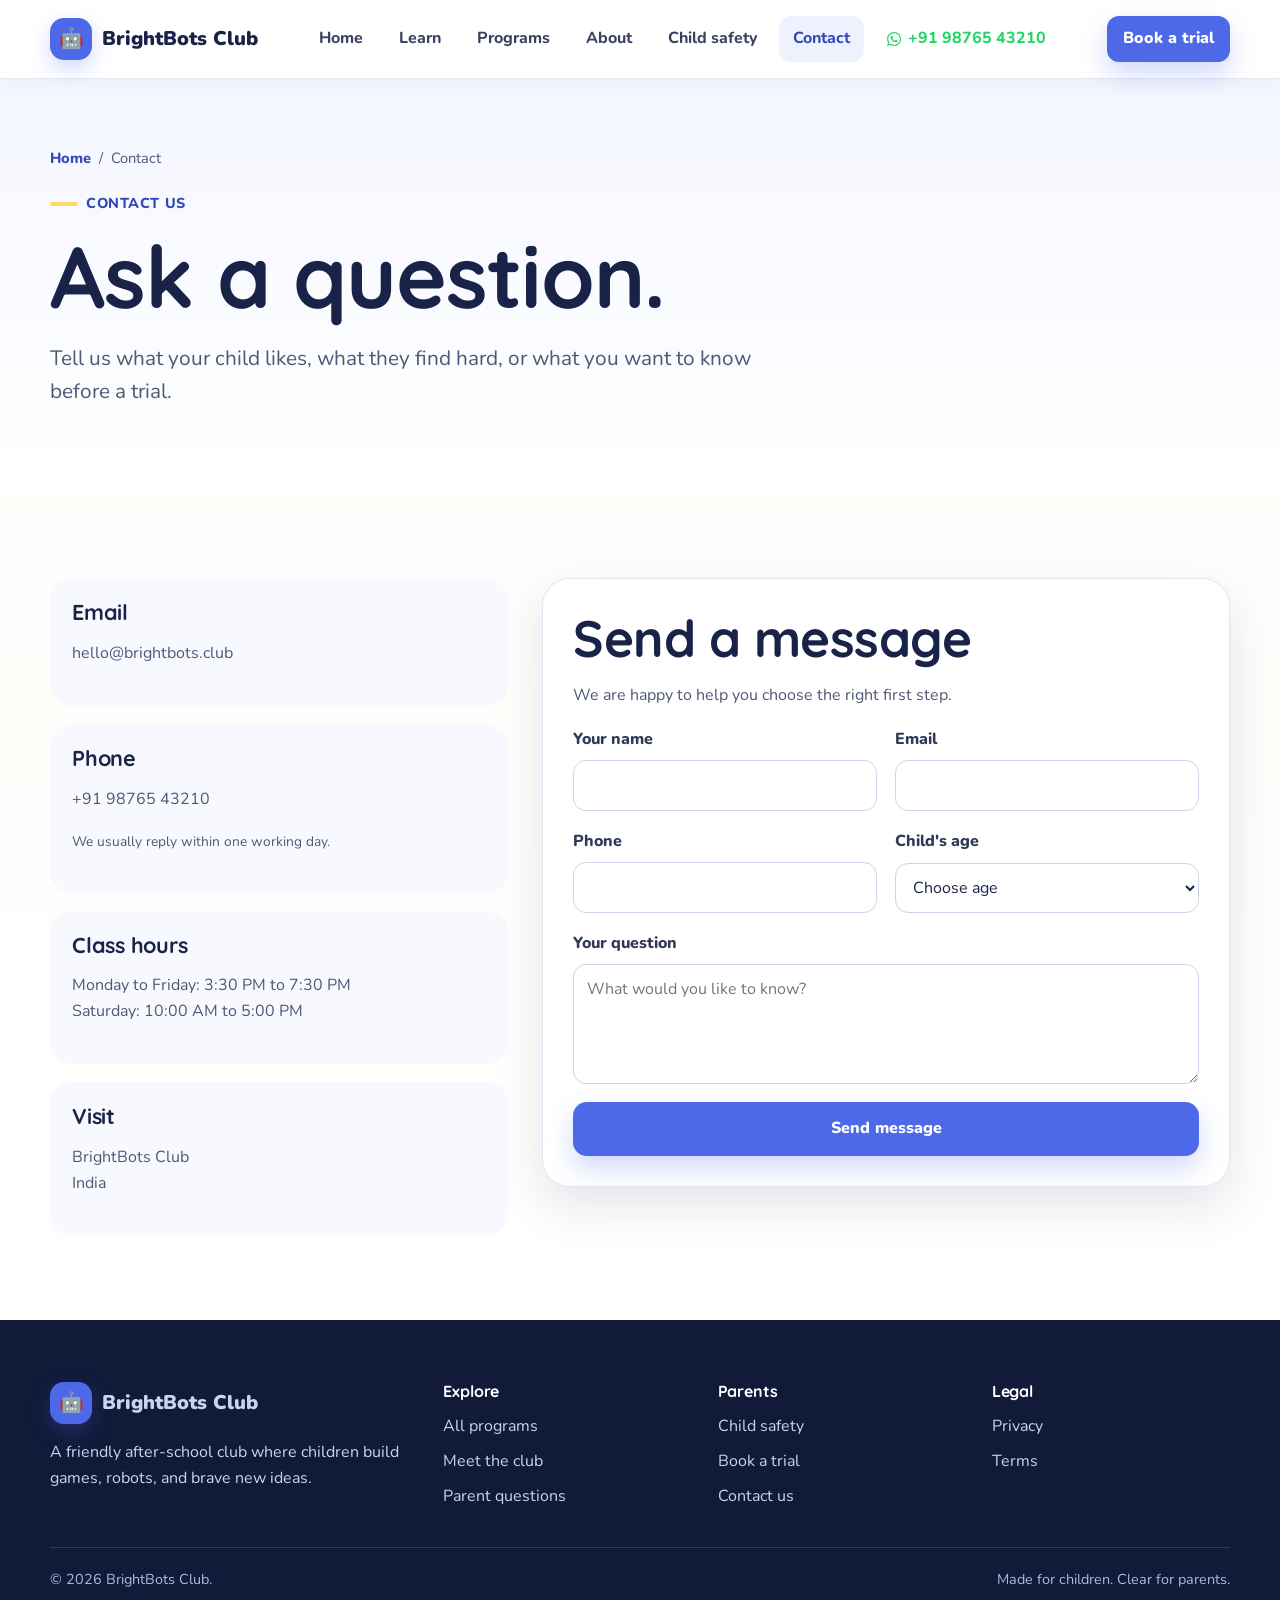
<file: contact.html>
<!doctype html>
<html lang="en">
<head>
  <meta charset="utf-8">
  <meta name="viewport" content="width=device-width, initial-scale=1">
  <meta name="description" content="Ask BrightBots Club a question about coding and robotics classes.">
  <title>Contact | BrightBots Club</title>
  <link rel="icon" href="data:image/svg+xml,<svg xmlns=%22http://www.w3.org/2000/svg%22 viewBox=%220 0 100 100%22><text y=%22.9em%22 font-size=%2290%22>🤖</text></svg>">
  <link rel="stylesheet" href="css/styles.css">
  <script src="js/main.js" defer></script>
</head>
<body>
<a class="skip-link" href="#main">Skip to main content</a>

<header class="site-header">
  <div class="container nav-wrap">
    <a class="logo" href="index.html" aria-label="BrightBots Club home">
      <span class="logo-mark" aria-hidden="true">🤖</span>
      <span>BrightBots Club</span>
    </a>
    <nav class="nav-links" id="main-menu" data-nav aria-label="Main navigation">
      <a href="index.html">Home</a>
      <a href="learning.html">Learn</a>
      <a href="programs.html">Programs</a>
      <a href="about.html">About</a>
      <a href="safety.html">Child safety</a>
      <a href="contact.html">Contact</a>
      <!-- New WhatsApp & Phone Navigation Link -->
      <a href="https://wa.me/919876543210" target="_blank" class="nav-whatsapp">
        <svg xmlns="http://www.w3.org/2000/svg" viewBox="0 0 448 512" width="16" height="16" fill="currentColor"><path d="M380.9 97.1C339 55.1 283.2 32 223.9 32c-122.4 0-222 99.6-222 222 0 39.1 10.2 77.3 29.6 111L0 480l117.7-30.9c32.4 17.7 68.9 27 106.1 27h.1c122.3 0 224.1-99.6 224.1-222 0-59.3-25.2-115-67.1-157zm-157 341.6c-33.2 0-65.7-8.9-94-25.7l-6.7-4-69.8 18.3L72 359.2l-4.4-7c-18.5-29.4-28.2-63.3-28.2-98.2 0-101.7 82.8-184.5 184.6-184.5 49.3 0 95.6 19.2 130.4 54.1 34.8 34.9 56.2 81.2 56.1 130.5 0 101.8-84.9 184.6-186.6 184.6zm101.2-138.2c-5.5-2.8-32.8-16.2-37.9-18-5.1-1.9-8.8-2.8-12.5 2.8-3.7 5.6-14.3 18-17.6 21.8-3.2 3.7-6.5 4.2-12 1.4-32.6-16.3-54-29.1-75.5-66-5.7-9.8 5.7-9.1 16.3-30.3 1.8-3.7 .9-6.9-.5-9.7-1.4-2.8-12.5-30.1-17.1-41.2-4.5-10.8-9.1-9.3-12.5-9.5-3.2-.2-6.9-.2-10.6-.2-3.7 0-9.7 1.4-14.8 6.9-5.1 5.6-19.4 19-19.4 46.3 0 27.3 19.9 53.7 22.6 57.4 2.8 3.7 39.1 59.7 94.8 83.8 35.2 15.2 49 16.5 66.6 13.9 10.7-1.6 32.8-13.4 37.4-26.4 4.6-13 4.6-24.1 3.2-26.4-1.3-2.5-5-3.9-10.5-6.6z"/></svg>
        <span>+91 98765 43210</span>
      </a>
    </nav>
    <div class="nav-actions">
      <a class="btn btn-primary btn-small" href="enrol.html">Book a trial</a>
      <button class="menu-toggle" type="button" data-menu-button aria-expanded="false" aria-controls="main-menu">Menu</button>
    </div>
  </div>
</header>
<main id="main">

<section class="page-hero"><div class="container"><div class="breadcrumb"><a href="index.html">Home</a><span>/</span><span>Contact</span></div><span class="eyebrow">Contact us</span><h1>Ask a question.</h1><p class="lead">Tell us what your child likes, what they find hard, or what you want to know before a trial.</p></div></section>
<section class="section"><div class="container form-shell"><div class="info-stack"><div class="info-card"><h3>Email</h3><p><a href="mailto:hello@brightbots.club">hello@brightbots.club</a></p></div><div class="info-card"><h3>Phone</h3><p><a href="tel:+919876543210">+91 98765 43210</a></p><p class="help">We usually reply within one working day.</p></div><div class="info-card"><h3>Class hours</h3><p>Monday to Friday: 3:30 PM to 7:30 PM<br>Saturday: 10:00 AM to 5:00 PM</p></div><div class="info-card"><h3>Visit</h3><p>BrightBots Club<br>India</p></div></div><form class="form-card" data-save-form="brightbotsContact"><h2>Send a message</h2><p>We are happy to help you choose the right first step.</p><div class="form-grid"><div class="field"><label for="name">Your name</label><input id="name" name="name" required autocomplete="name"></div><div class="field"><label for="email">Email</label><input id="email" name="email" type="email" required autocomplete="email"></div><div class="field"><label for="phone">Phone</label><input id="phone" name="phone" type="tel" autocomplete="tel"></div><div class="field"><label for="child-age">Child's age</label><select id="child-age" name="childAge" required><option value="">Choose age</option><option>6</option><option>7</option><option>8</option><option>9</option><option>10</option><option>11</option><option>12</option><option>13</option><option>14</option></select></div><div class="field full"><label for="message">Your question</label><textarea id="message" name="message" required placeholder="What would you like to know?"></textarea></div><div class="field full"><button class="btn btn-primary" type="submit">Send message</button><div class="form-status" role="status"></div></div></div></form></div></section>

</main>

<footer class="site-footer">
  <div class="container">
    <div class="footer-grid">
      <div class="footer-brand">
        <a class="logo" href="index.html"><span class="logo-mark" aria-hidden="true">🤖</span><span>BrightBots Club</span></a>
        <p style="margin-top:16px;max-width:470px">A friendly after-school club where children build games, robots, and brave new ideas.</p>
      </div>
      <div>
        <h3>Explore</h3>
        <div class="footer-links">
          <a href="programs.html">All programs</a>
          <a href="about.html">Meet the club</a>
          <a href="index.html#faq">Parent questions</a>
        </div>
      </div>
      <div>
        <h3>Parents</h3>
        <div class="footer-links">
          <a href="safety.html">Child safety</a>
          <a href="enrol.html">Book a trial</a>
          <a href="contact.html">Contact us</a>
        </div>
      </div>
      <div>
        <h3>Legal</h3>
        <div class="footer-links">
          <a href="privacy.html">Privacy</a>
          <a href="terms.html">Terms</a>
        </div>
      </div>
    </div>
    <div class="footer-bottom">
      <span>© <span data-year></span> BrightBots Club.</span>
      <span>Made for children. Clear for parents.</span>
    </div>
  </div>
</footer>

</body>
</html>
</file>
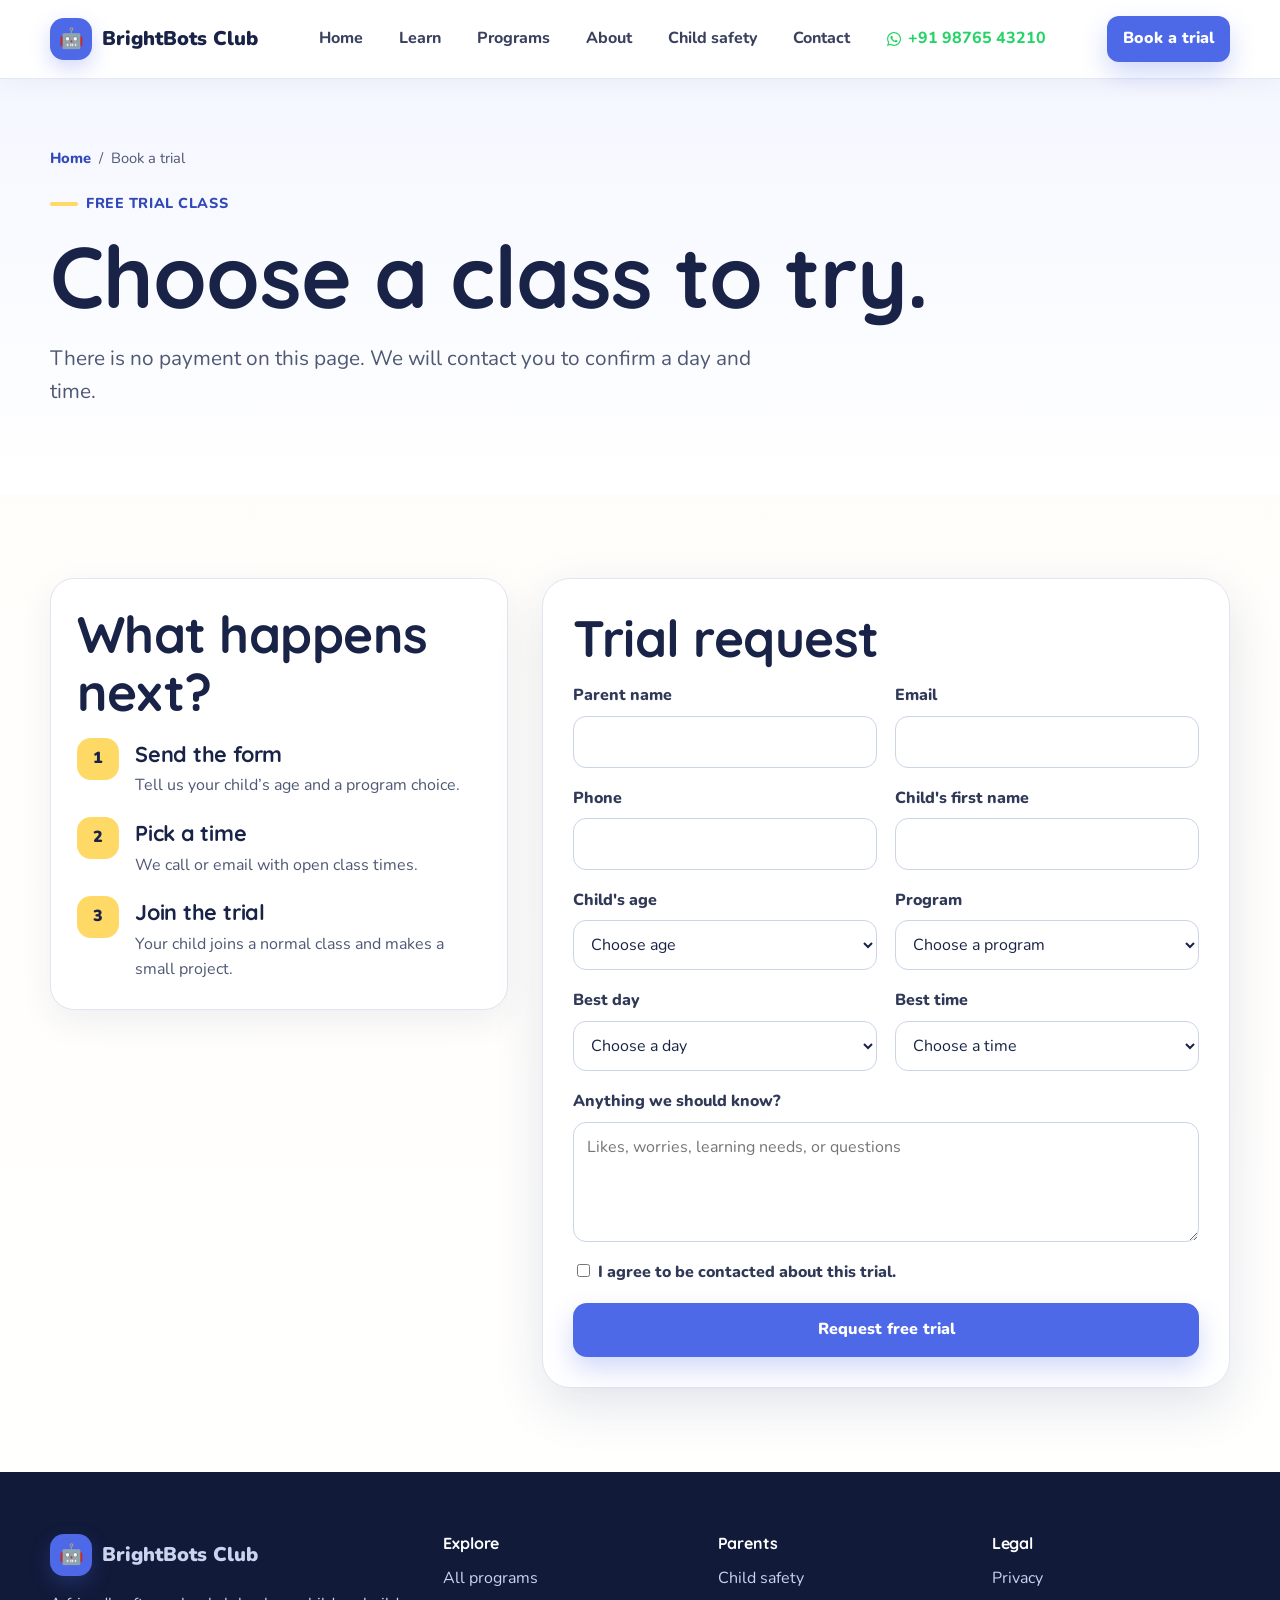
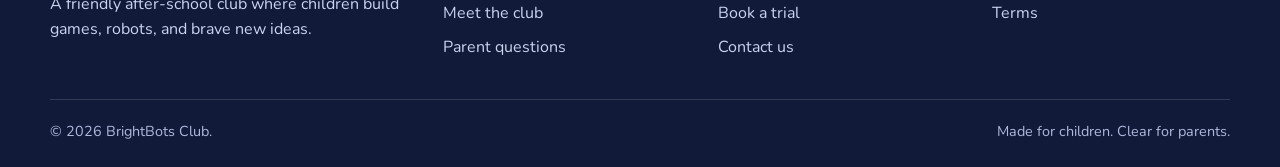
<file: enrol.html>
<!doctype html>
<html lang="en">
<head>
  <meta charset="utf-8">
  <meta name="viewport" content="width=device-width, initial-scale=1">
  <meta name="description" content="Request a free trial class at BrightBots Club.">
  <title>Book a Trial | BrightBots Club</title>
  <link rel="icon" href="data:image/svg+xml,<svg xmlns=%22http://www.w3.org/2000/svg%22 viewBox=%220 0 100 100%22><text y=%22.9em%22 font-size=%2290%22>🤖</text></svg>">
  <link rel="stylesheet" href="css/styles.css">
  <script src="js/main.js" defer></script>
</head>
<body>
<a class="skip-link" href="#main">Skip to main content</a>

<header class="site-header">
  <div class="container nav-wrap">
    <a class="logo" href="index.html" aria-label="BrightBots Club home">
      <span class="logo-mark" aria-hidden="true">🤖</span>
      <span>BrightBots Club</span>
    </a>
    <nav class="nav-links" id="main-menu" data-nav aria-label="Main navigation">
      <a href="index.html">Home</a>
      <a href="learning.html">Learn</a>
      <a href="programs.html">Programs</a>
      <a href="about.html">About</a>
      <a href="safety.html">Child safety</a>
      <a href="contact.html">Contact</a>
      <!-- New WhatsApp & Phone Navigation Link -->
      <a href="https://wa.me/919876543210" target="_blank" class="nav-whatsapp">
        <svg xmlns="http://www.w3.org/2000/svg" viewBox="0 0 448 512" width="16" height="16" fill="currentColor"><path d="M380.9 97.1C339 55.1 283.2 32 223.9 32c-122.4 0-222 99.6-222 222 0 39.1 10.2 77.3 29.6 111L0 480l117.7-30.9c32.4 17.7 68.9 27 106.1 27h.1c122.3 0 224.1-99.6 224.1-222 0-59.3-25.2-115-67.1-157zm-157 341.6c-33.2 0-65.7-8.9-94-25.7l-6.7-4-69.8 18.3L72 359.2l-4.4-7c-18.5-29.4-28.2-63.3-28.2-98.2 0-101.7 82.8-184.5 184.6-184.5 49.3 0 95.6 19.2 130.4 54.1 34.8 34.9 56.2 81.2 56.1 130.5 0 101.8-84.9 184.6-186.6 184.6zm101.2-138.2c-5.5-2.8-32.8-16.2-37.9-18-5.1-1.9-8.8-2.8-12.5 2.8-3.7 5.6-14.3 18-17.6 21.8-3.2 3.7-6.5 4.2-12 1.4-32.6-16.3-54-29.1-75.5-66-5.7-9.8 5.7-9.1 16.3-30.3 1.8-3.7 .9-6.9-.5-9.7-1.4-2.8-12.5-30.1-17.1-41.2-4.5-10.8-9.1-9.3-12.5-9.5-3.2-.2-6.9-.2-10.6-.2-3.7 0-9.7 1.4-14.8 6.9-5.1 5.6-19.4 19-19.4 46.3 0 27.3 19.9 53.7 22.6 57.4 2.8 3.7 39.1 59.7 94.8 83.8 35.2 15.2 49 16.5 66.6 13.9 10.7-1.6 32.8-13.4 37.4-26.4 4.6-13 4.6-24.1 3.2-26.4-1.3-2.5-5-3.9-10.5-6.6z"/></svg>
        <span>+91 98765 43210</span>
      </a>
    </nav>
    <div class="nav-actions">
      <a class="btn btn-primary btn-small" href="enrol.html">Book a trial</a>
      <button class="menu-toggle" type="button" data-menu-button aria-expanded="false" aria-controls="main-menu">Menu</button>
    </div>
  </div>
</header>

<main id="main">

<section class="page-hero"><div class="container"><div class="breadcrumb"><a href="index.html">Home</a><span>/</span><span>Book a trial</span></div><span class="eyebrow">Free trial class</span><h1>Choose a class to try.</h1><p class="lead">There is no payment on this page. We will contact you to confirm a day and time.</p></div></section>
<section class="section"><div class="container form-shell"><div><div class="card"><h2>What happens next?</h2><div class="step-list"><div class="step"><div class="step-num">1</div><div><h3>Send the form</h3><p>Tell us your child’s age and a program choice.</p></div></div><div class="step"><div class="step-num">2</div><div><h3>Pick a time</h3><p>We call or email with open class times.</p></div></div><div class="step"><div class="step-num">3</div><div><h3>Join the trial</h3><p>Your child joins a normal class and makes a small project.</p></div></div></div></div></div><form class="form-card" data-save-form="brightbotsTrials"><h2>Trial request</h2><div class="form-grid"><div class="field"><label for="parent-name">Parent name</label><input id="parent-name" name="parentName" required autocomplete="name"></div><div class="field"><label for="parent-email">Email</label><input id="parent-email" name="email" type="email" required autocomplete="email"></div><div class="field"><label for="parent-phone">Phone</label><input id="parent-phone" name="phone" type="tel" required autocomplete="tel"></div><div class="field"><label for="child-name">Child's first name</label><input id="child-name" name="childName" required></div><div class="field"><label for="age">Child's age</label><select id="age" name="age" required><option value="">Choose age</option><option>6</option><option>7</option><option>8</option><option>9</option><option>10</option><option>11</option><option>12</option><option>13</option><option>14</option></select></div><div class="field"><label for="program">Program</label><select id="program" name="program" required><option value="">Choose a program</option><option value="Junior Builders">Junior Builders</option><option value="Code Stories">Code Stories</option><option value="Game Makers">Game Makers</option><option value="Robot Lab">Robot Lab</option><option value="Smart Garden">Smart Garden</option><option value="Team Challenge">Team Challenge</option></select></div><div class="field"><label for="day">Best day</label><select id="day" name="day" required><option value="">Choose a day</option><option>Monday</option><option>Tuesday</option><option>Wednesday</option><option>Thursday</option><option>Friday</option><option>Saturday</option></select></div><div class="field"><label for="time">Best time</label><select id="time" name="time" required><option value="">Choose a time</option><option>3:30 PM to 4:30 PM</option><option>4:45 PM to 5:45 PM</option><option>6:00 PM to 7:00 PM</option><option>Saturday morning</option><option>Saturday afternoon</option></select></div><div class="field full"><label for="notes">Anything we should know?</label><textarea id="notes" name="notes" placeholder="Likes, worries, learning needs, or questions"></textarea></div><div class="field full"><label><input type="checkbox" name="consent" value="yes" required style="width:auto;margin-right:8px">I agree to be contacted about this trial.</label></div><div class="field full"><button class="btn btn-primary" type="submit">Request free trial</button><div class="form-status" role="status"></div></div></div></form></div></section>

</main>

<footer class="site-footer">
  <div class="container">
    <div class="footer-grid">
      <div class="footer-brand">
        <a class="logo" href="index.html"><span class="logo-mark" aria-hidden="true">🤖</span><span>BrightBots Club</span></a>
        <p style="margin-top:16px;max-width:470px">A friendly after-school club where children build games, robots, and brave new ideas.</p>
      </div>
      <div>
        <h3>Explore</h3>
        <div class="footer-links">
          <a href="programs.html">All programs</a>
          <a href="about.html">Meet the club</a>
          <a href="index.html#faq">Parent questions</a>
        </div>
      </div>
      <div>
        <h3>Parents</h3>
        <div class="footer-links">
          <a href="safety.html">Child safety</a>
          <a href="enrol.html">Book a trial</a>
          <a href="contact.html">Contact us</a>
        </div>
      </div>
      <div>
        <h3>Legal</h3>
        <div class="footer-links">
          <a href="privacy.html">Privacy</a>
          <a href="terms.html">Terms</a>
        </div>
      </div>
    </div>
    <div class="footer-bottom">
      <span>© <span data-year></span> BrightBots Club. </span>
      <span>Made for children. Clear for parents.</span>
    </div>
  </div>
</footer>

</body>
</html>
</file>
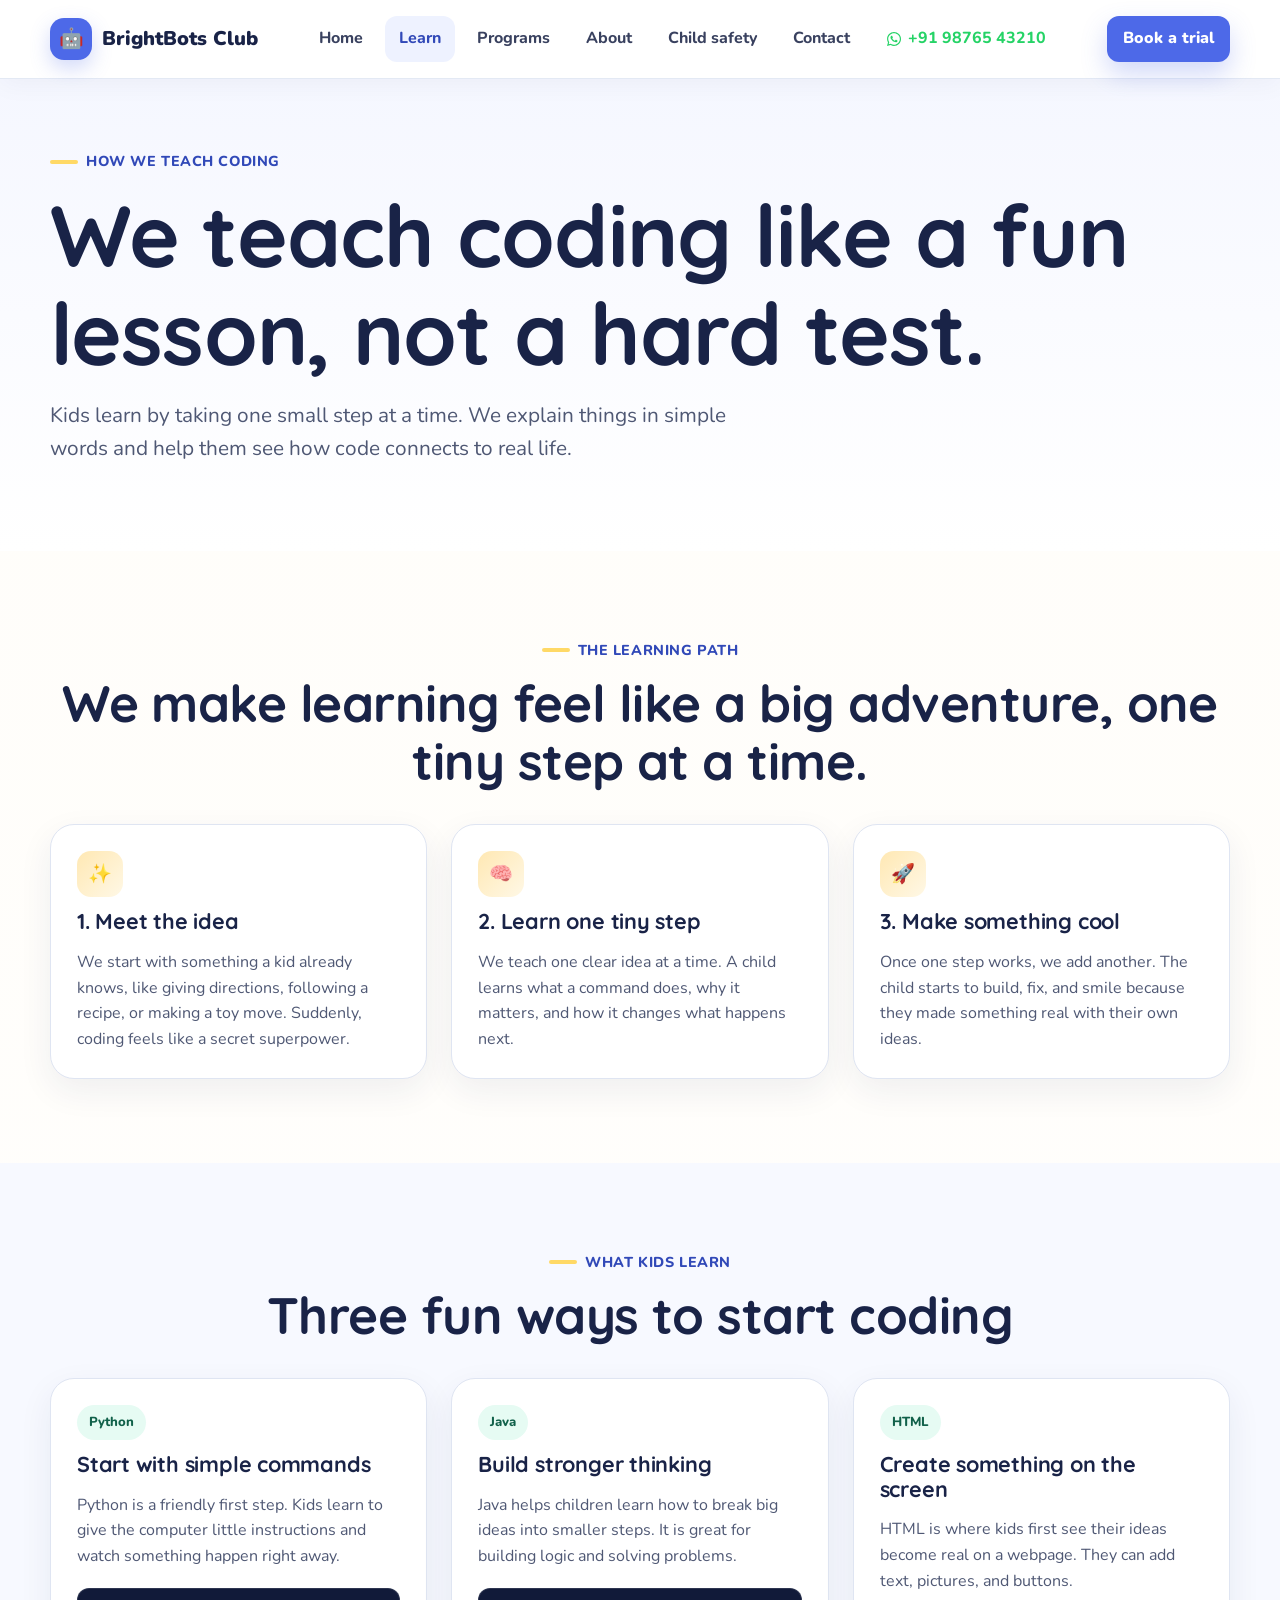
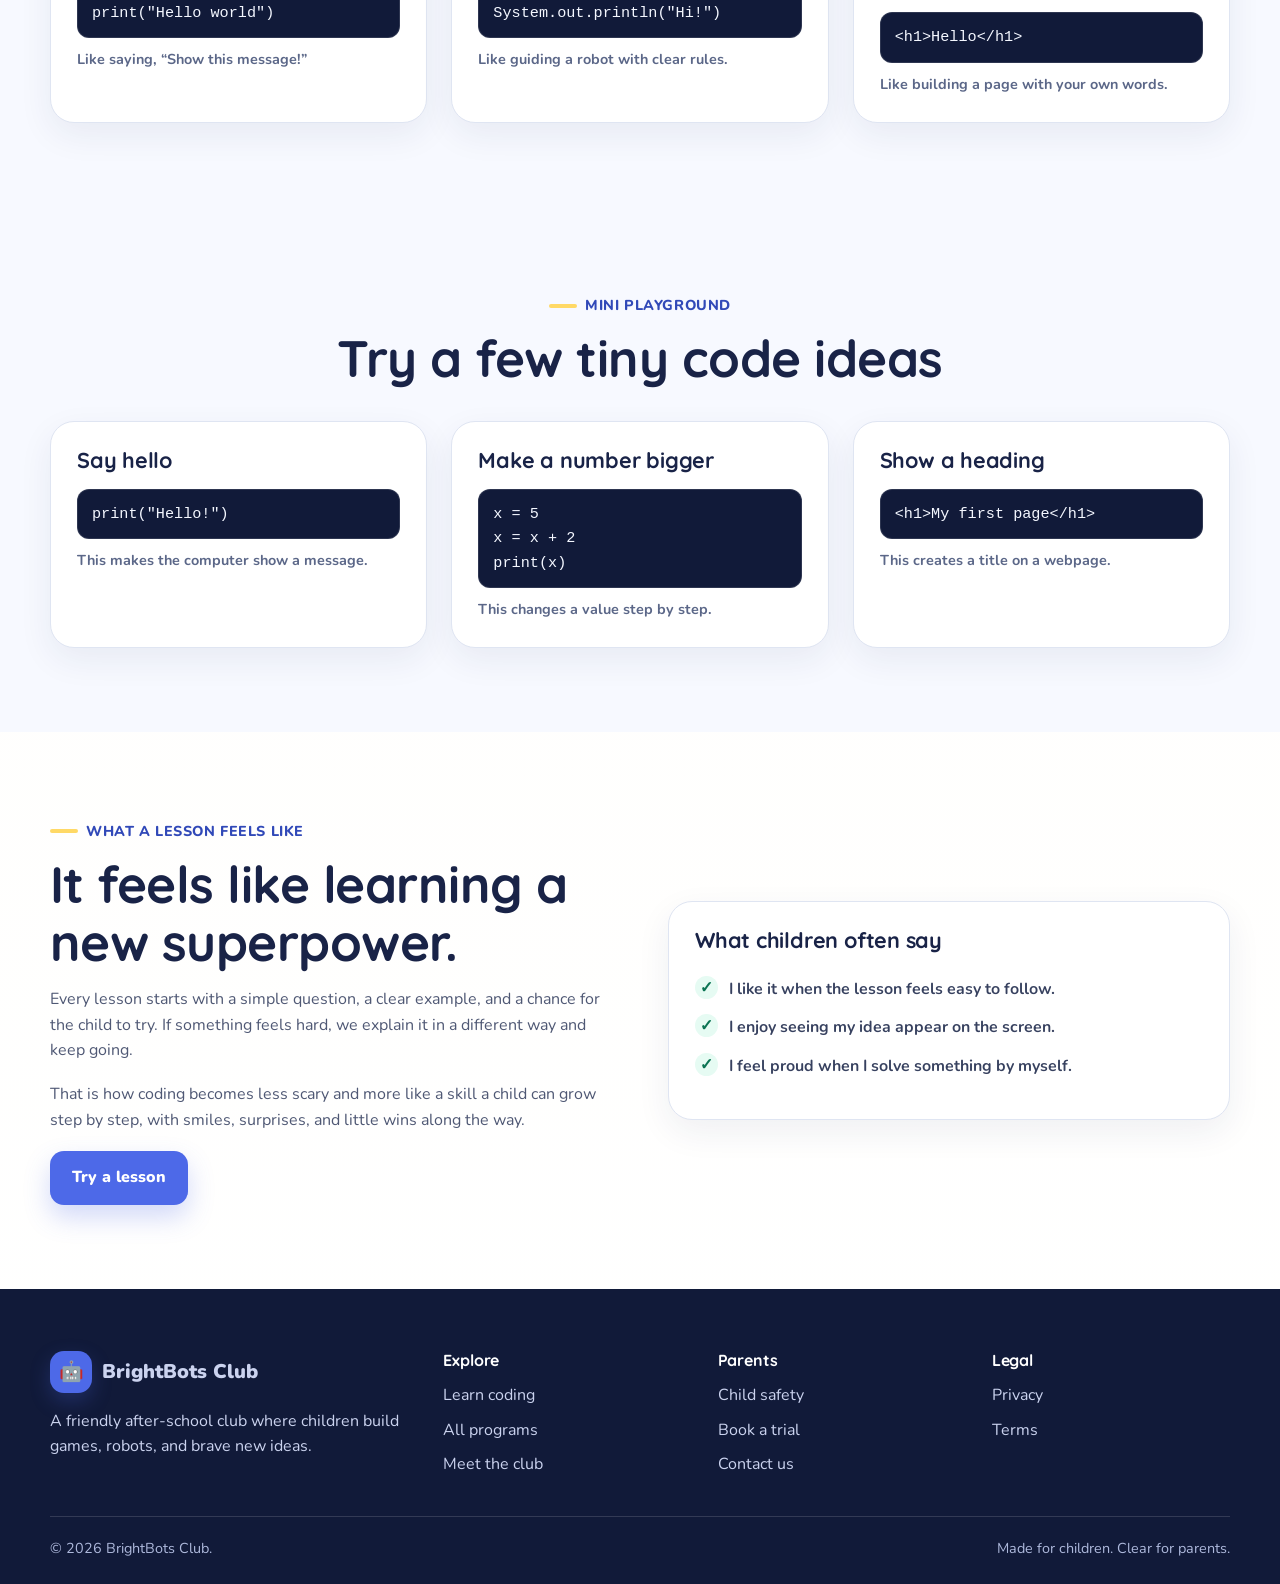
<file: learning.html>
<!doctype html>
<html lang="en">
<head>
  <meta charset="utf-8">
  <meta name="viewport" content="width=device-width, initial-scale=1">
  <meta name="description" content="See how BrightBots Club teaches coding to children with simple, friendly lessons in Python, Java, and HTML.">
  <title>Learn Coding | BrightBots Club</title>
  <link rel="icon" href="data:image/svg+xml,<svg xmlns=%22http://www.w3.org/2000/svg%22 viewBox=%220 0 100 100%22><text y=%22.9em%22 font-size=%2290%22>🤖</text></svg>">
  <link rel="stylesheet" href="css/styles.css">
  <script src="js/main.js" defer></script>
</head>
<body>
<a class="skip-link" href="#main">Skip to main content</a>

<header class="site-header">
  <div class="container nav-wrap">
    <a class="logo" href="index.html" aria-label="BrightBots Club home">
      <span class="logo-mark" aria-hidden="true">🤖</span>
      <span>BrightBots Club</span>
    </a>
    <nav class="nav-links" id="main-menu" data-nav aria-label="Main navigation">
      <a href="index.html">Home</a>
      <a href="learning.html">Learn</a>
      <a href="programs.html">Programs</a>
      <a href="about.html">About</a>
      <a href="safety.html">Child safety</a>
      <a href="contact.html">Contact</a>
      <!-- New WhatsApp & Phone Navigation Link -->
      <a href="https://wa.me/919876543210" target="_blank" class="nav-whatsapp">
        <svg xmlns="http://www.w3.org/2000/svg" viewBox="0 0 448 512" width="16" height="16" fill="currentColor"><path d="M380.9 97.1C339 55.1 283.2 32 223.9 32c-122.4 0-222 99.6-222 222 0 39.1 10.2 77.3 29.6 111L0 480l117.7-30.9c32.4 17.7 68.9 27 106.1 27h.1c122.3 0 224.1-99.6 224.1-222 0-59.3-25.2-115-67.1-157zm-157 341.6c-33.2 0-65.7-8.9-94-25.7l-6.7-4-69.8 18.3L72 359.2l-4.4-7c-18.5-29.4-28.2-63.3-28.2-98.2 0-101.7 82.8-184.5 184.6-184.5 49.3 0 95.6 19.2 130.4 54.1 34.8 34.9 56.2 81.2 56.1 130.5 0 101.8-84.9 184.6-186.6 184.6zm101.2-138.2c-5.5-2.8-32.8-16.2-37.9-18-5.1-1.9-8.8-2.8-12.5 2.8-3.7 5.6-14.3 18-17.6 21.8-3.2 3.7-6.5 4.2-12 1.4-32.6-16.3-54-29.1-75.5-66-5.7-9.8 5.7-9.1 16.3-30.3 1.8-3.7 .9-6.9-.5-9.7-1.4-2.8-12.5-30.1-17.1-41.2-4.5-10.8-9.1-9.3-12.5-9.5-3.2-.2-6.9-.2-10.6-.2-3.7 0-9.7 1.4-14.8 6.9-5.1 5.6-19.4 19-19.4 46.3 0 27.3 19.9 53.7 22.6 57.4 2.8 3.7 39.1 59.7 94.8 83.8 35.2 15.2 49 16.5 66.6 13.9 10.7-1.6 32.8-13.4 37.4-26.4 4.6-13 4.6-24.1 3.2-26.4-1.3-2.5-5-3.9-10.5-6.6z"/></svg>
        <span>+91 98765 43210</span>
      </a>
    </nav>
    <div class="nav-actions">
      <a class="btn btn-primary btn-small" href="enrol.html">Book a trial</a>
      <button class="menu-toggle" type="button" data-menu-button aria-expanded="false" aria-controls="main-menu">Menu</button>
    </div>
  </div>
</header>

<main id="main">
<section class="page-hero">
  <div class="container">
    <span class="eyebrow">How we teach coding</span>
    <h1>We teach coding like a fun lesson, not a hard test.</h1>
    <p class="lead">Kids learn by taking one small step at a time. We explain things in simple words and help them see how code connects to real life.</p>
  </div>
</section>

<section class="section">
  <div class="container">
    <div class="center" data-reveal>
      <span class="eyebrow">The learning path</span>
      <h2>We make learning feel like a big adventure, one tiny step at a time.</h2>
    </div>
    <div class="learn-grid" style="margin-top:34px">
      <article class="card lesson-card" data-reveal>
        <div class="spark">✨</div>
        <h3>1. Meet the idea</h3>
        <p>We start with something a kid already knows, like giving directions, following a recipe, or making a toy move. Suddenly, coding feels like a secret superpower.</p>
      </article>
      <article class="card lesson-card" data-reveal>
        <div class="spark">🧠</div>
        <h3>2. Learn one tiny step</h3>
        <p>We teach one clear idea at a time. A child learns what a command does, why it matters, and how it changes what happens next.</p>
      </article>
      <article class="card lesson-card" data-reveal>
        <div class="spark">🚀</div>
        <h3>3. Make something cool</h3>
        <p>Once one step works, we add another. The child starts to build, fix, and smile because they made something real with their own ideas.</p>
      </article>
    </div>
  </div>
</section>

<section class="section section-soft">
  <div class="container">
    <div class="center" data-reveal>
      <span class="eyebrow">What kids learn</span>
      <h2>Three fun ways to start coding</h2>
    </div>
    <div class="learn-grid" style="margin-top:34px">
      <article class="card lesson-card" data-reveal>
        <div class="code-pill">Python</div>
        <h3>Start with simple commands</h3>
        <p>Python is a friendly first step. Kids learn to give the computer little instructions and watch something happen right away.</p>
        <div class="code-box">print("Hello world")</div>
        <p class="mini-note">Like saying, “Show this message!”</p>
      </article>
      <article class="card lesson-card" data-reveal>
        <div class="code-pill">Java</div>
        <h3>Build stronger thinking</h3>
        <p>Java helps children learn how to break big ideas into smaller steps. It is great for building logic and solving problems.</p>
        <div class="code-box">System.out.println("Hi!")</div>
        <p class="mini-note">Like guiding a robot with clear rules.</p>
      </article>
      <article class="card lesson-card" data-reveal>
        <div class="code-pill">HTML</div>
        <h3>Create something on the screen</h3>
        <p>HTML is where kids first see their ideas become real on a webpage. They can add text, pictures, and buttons.</p>
        <div class="code-box">&lt;h1&gt;Hello&lt;/h1&gt;</div>
        <p class="mini-note">Like building a page with your own words.</p>
      </article>
    </div>
  </div>
</section>

<section class="section section-soft">
  <div class="container">
    <div class="center" data-reveal>
      <span class="eyebrow">Mini playground</span>
      <h2>Try a few tiny code ideas</h2>
    </div>
    <div class="learn-grid" style="margin-top:34px">
      <article class="card lesson-card" data-reveal>
        <h3>Say hello</h3>
        <div class="code-box">print("Hello!")</div>
        <p class="mini-note">This makes the computer show a message.</p>
      </article>
      <article class="card lesson-card" data-reveal>
        <h3>Make a number bigger</h3>
        <div class="code-box">x = 5<br>x = x + 2<br>print(x)</div>
        <p class="mini-note">This changes a value step by step.</p>
      </article>
      <article class="card lesson-card" data-reveal>
        <h3>Show a heading</h3>
        <div class="code-box">&lt;h1&gt;My first page&lt;/h1&gt;</div>
        <p class="mini-note">This creates a title on a webpage.</p>
      </article>
    </div>
  </div>
</section>

<section class="section">
  <div class="container split">
    <div data-reveal>
      <span class="eyebrow">What a lesson feels like</span>
      <h2>It feels like learning a new superpower.</h2>
      <p>Every lesson starts with a simple question, a clear example, and a chance for the child to try. If something feels hard, we explain it in a different way and keep going.</p>
      <p>That is how coding becomes less scary and more like a skill a child can grow step by step, with smiles, surprises, and little wins along the way.</p>
      <a class="btn btn-primary" href="enrol.html">Try a lesson</a>
    </div>
    <div class="card" data-reveal>
      <h3>What children often say</h3>
      <ul class="check-list">
        <li>I like it when the lesson feels easy to follow.</li>
        <li>I enjoy seeing my idea appear on the screen.</li>
        <li>I feel proud when I solve something by myself.</li>
      </ul>
    </div>
  </div>
</section>
</main>

<footer class="site-footer">
  <div class="container">
    <div class="footer-grid">
      <div class="footer-brand">
        <a class="logo" href="index.html"><span class="logo-mark" aria-hidden="true">🤖</span><span>BrightBots Club</span></a>
        <p style="margin-top:16px;max-width:470px">A friendly after-school club where children build games, robots, and brave new ideas.</p>
      </div>
      <div>
        <h3>Explore</h3>
        <div class="footer-links">
          <a href="learning.html">Learn coding</a>
          <a href="programs.html">All programs</a>
          <a href="about.html">Meet the club</a>
        </div>
      </div>
      <div>
        <h3>Parents</h3>
        <div class="footer-links">
          <a href="safety.html">Child safety</a>
          <a href="enrol.html">Book a trial</a>
          <a href="contact.html">Contact us</a>
        </div>
      </div>
      <div>
        <h3>Legal</h3>
        <div class="footer-links">
          <a href="privacy.html">Privacy</a>
          <a href="terms.html">Terms</a>
        </div>
      </div>
    </div>
    <div class="footer-bottom">
      <span>© <span data-year></span> BrightBots Club.</span>
      <span>Made for children. Clear for parents.</span>
    </div>
  </div>
</footer>
</body>
</html>
</file>
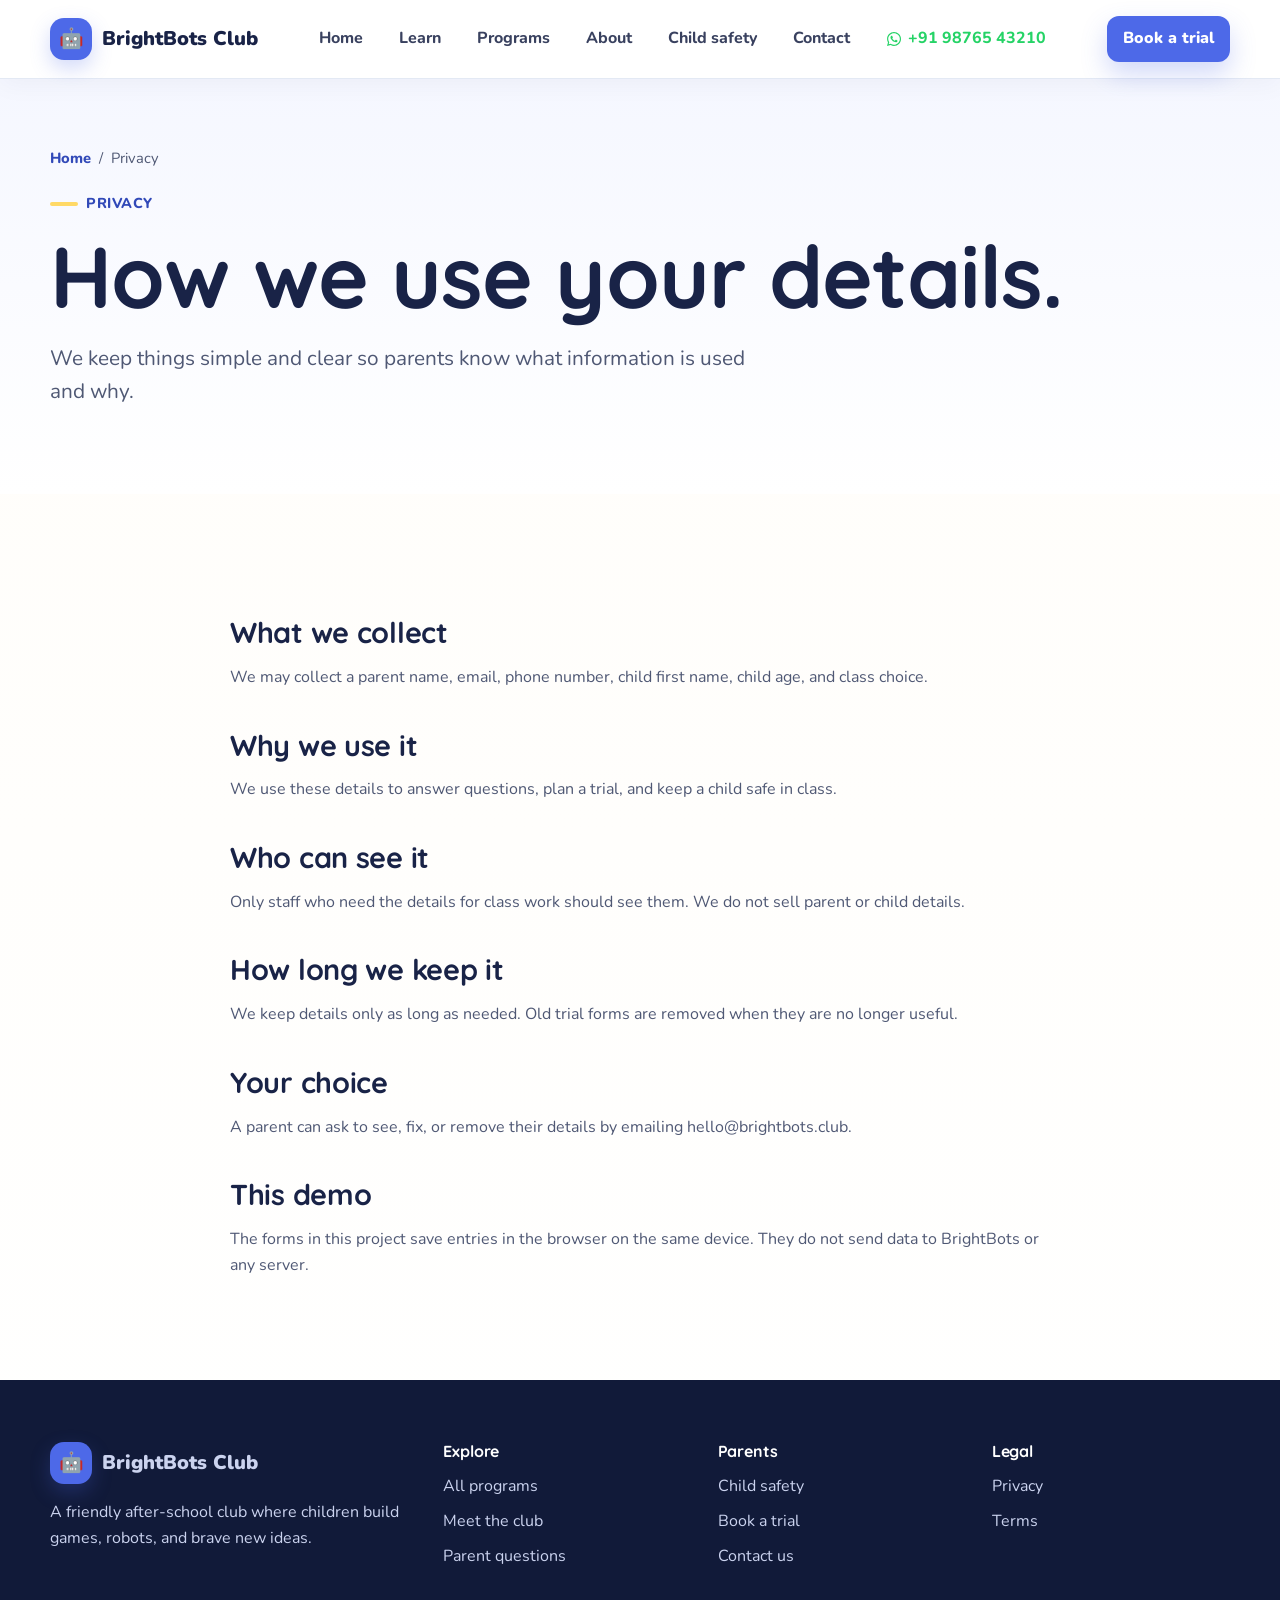
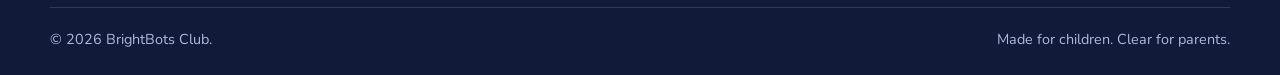
<file: privacy.html>
<!doctype html>
<html lang="en">
<head>
  <meta charset="utf-8">
  <meta name="viewport" content="width=device-width, initial-scale=1">
  <meta name="description" content="Sample privacy information for the BrightBots Club demo website.">
  <title>Privacy | BrightBots Club</title>
  <link rel="icon" href="data:image/svg+xml,<svg xmlns=%22http://www.w3.org/2000/svg%22 viewBox=%220 0 100 100%22><text y=%22.9em%22 font-size=%2290%22>🤖</text></svg>">
  <link rel="stylesheet" href="css/styles.css">
  <script src="js/main.js" defer></script>
</head>
<body>
<a class="skip-link" href="#main">Skip to main content</a>

<header class="site-header">
  <div class="container nav-wrap">
    <a class="logo" href="index.html" aria-label="BrightBots Club home">
      <span class="logo-mark" aria-hidden="true">🤖</span>
      <span>BrightBots Club</span>
    </a>
    <nav class="nav-links" id="main-menu" data-nav aria-label="Main navigation">
      <a href="index.html">Home</a>
      <a href="learning.html">Learn</a>
      <a href="programs.html">Programs</a>
      <a href="about.html">About</a>
      <a href="safety.html">Child safety</a>
      <a href="contact.html">Contact</a>
      <!-- New WhatsApp & Phone Navigation Link -->
      <a href="https://wa.me/919876543210" target="_blank" class="nav-whatsapp">
        <svg xmlns="http://www.w3.org/2000/svg" viewBox="0 0 448 512" width="16" height="16" fill="currentColor"><path d="M380.9 97.1C339 55.1 283.2 32 223.9 32c-122.4 0-222 99.6-222 222 0 39.1 10.2 77.3 29.6 111L0 480l117.7-30.9c32.4 17.7 68.9 27 106.1 27h.1c122.3 0 224.1-99.6 224.1-222 0-59.3-25.2-115-67.1-157zm-157 341.6c-33.2 0-65.7-8.9-94-25.7l-6.7-4-69.8 18.3L72 359.2l-4.4-7c-18.5-29.4-28.2-63.3-28.2-98.2 0-101.7 82.8-184.5 184.6-184.5 49.3 0 95.6 19.2 130.4 54.1 34.8 34.9 56.2 81.2 56.1 130.5 0 101.8-84.9 184.6-186.6 184.6zm101.2-138.2c-5.5-2.8-32.8-16.2-37.9-18-5.1-1.9-8.8-2.8-12.5 2.8-3.7 5.6-14.3 18-17.6 21.8-3.2 3.7-6.5 4.2-12 1.4-32.6-16.3-54-29.1-75.5-66-5.7-9.8 5.7-9.1 16.3-30.3 1.8-3.7 .9-6.9-.5-9.7-1.4-2.8-12.5-30.1-17.1-41.2-4.5-10.8-9.1-9.3-12.5-9.5-3.2-.2-6.9-.2-10.6-.2-3.7 0-9.7 1.4-14.8 6.9-5.1 5.6-19.4 19-19.4 46.3 0 27.3 19.9 53.7 22.6 57.4 2.8 3.7 39.1 59.7 94.8 83.8 35.2 15.2 49 16.5 66.6 13.9 10.7-1.6 32.8-13.4 37.4-26.4 4.6-13 4.6-24.1 3.2-26.4-1.3-2.5-5-3.9-10.5-6.6z"/></svg>
        <span>+91 98765 43210</span>
      </a>
    </nav>
    <div class="nav-actions">
      <a class="btn btn-primary btn-small" href="enrol.html">Book a trial</a>
      <button class="menu-toggle" type="button" data-menu-button aria-expanded="false" aria-controls="main-menu">Menu</button>
    </div>
  </div>
</header>

<main id="main">

<section class="page-hero"><div class="container"><div class="breadcrumb"><a href="index.html">Home</a><span>/</span><span>Privacy</span></div><span class="eyebrow">Privacy</span><h1>How we use your details.</h1><p class="lead">We keep things simple and clear so parents know what information is used and why.</p></div></section>
<section class="section"><div class="container policy"><h2>What we collect</h2><p>We may collect a parent name, email, phone number, child first name, child age, and class choice.</p><h2>Why we use it</h2><p>We use these details to answer questions, plan a trial, and keep a child safe in class.</p><h2>Who can see it</h2><p>Only staff who need the details for class work should see them. We do not sell parent or child details.</p><h2>How long we keep it</h2><p>We keep details only as long as needed. Old trial forms are removed when they are no longer useful.</p><h2>Your choice</h2><p>A parent can ask to see, fix, or remove their details by emailing <a href="mailto:hello@brightbots.club">hello@brightbots.club</a>.</p><h2>This demo</h2><p>The forms in this project save entries in the browser on the same device. They do not send data to BrightBots or any server.</p></div></section>

</main>

<footer class="site-footer">
  <div class="container">
    <div class="footer-grid">
      <div class="footer-brand">
        <a class="logo" href="index.html"><span class="logo-mark" aria-hidden="true">🤖</span><span>BrightBots Club</span></a>
        <p style="margin-top:16px;max-width:470px">A friendly after-school club where children build games, robots, and brave new ideas.</p>
      </div>
      <div>
        <h3>Explore</h3>
        <div class="footer-links">
          <a href="programs.html">All programs</a>
          <a href="about.html">Meet the club</a>
          <a href="index.html#faq">Parent questions</a>
        </div>
      </div>
      <div>
        <h3>Parents</h3>
        <div class="footer-links">
          <a href="safety.html">Child safety</a>
          <a href="enrol.html">Book a trial</a>
          <a href="contact.html">Contact us</a>
        </div>
      </div>
      <div>
        <h3>Legal</h3>
        <div class="footer-links">
          <a href="privacy.html">Privacy</a>
          <a href="terms.html">Terms</a>
        </div>
      </div>
    </div>
    <div class="footer-bottom">
      <span>© <span data-year></span> BrightBots Club.</span>
      <span>Made for children. Clear for parents.</span>
    </div>
  </div>
</footer>

</body>
</html>
</file>
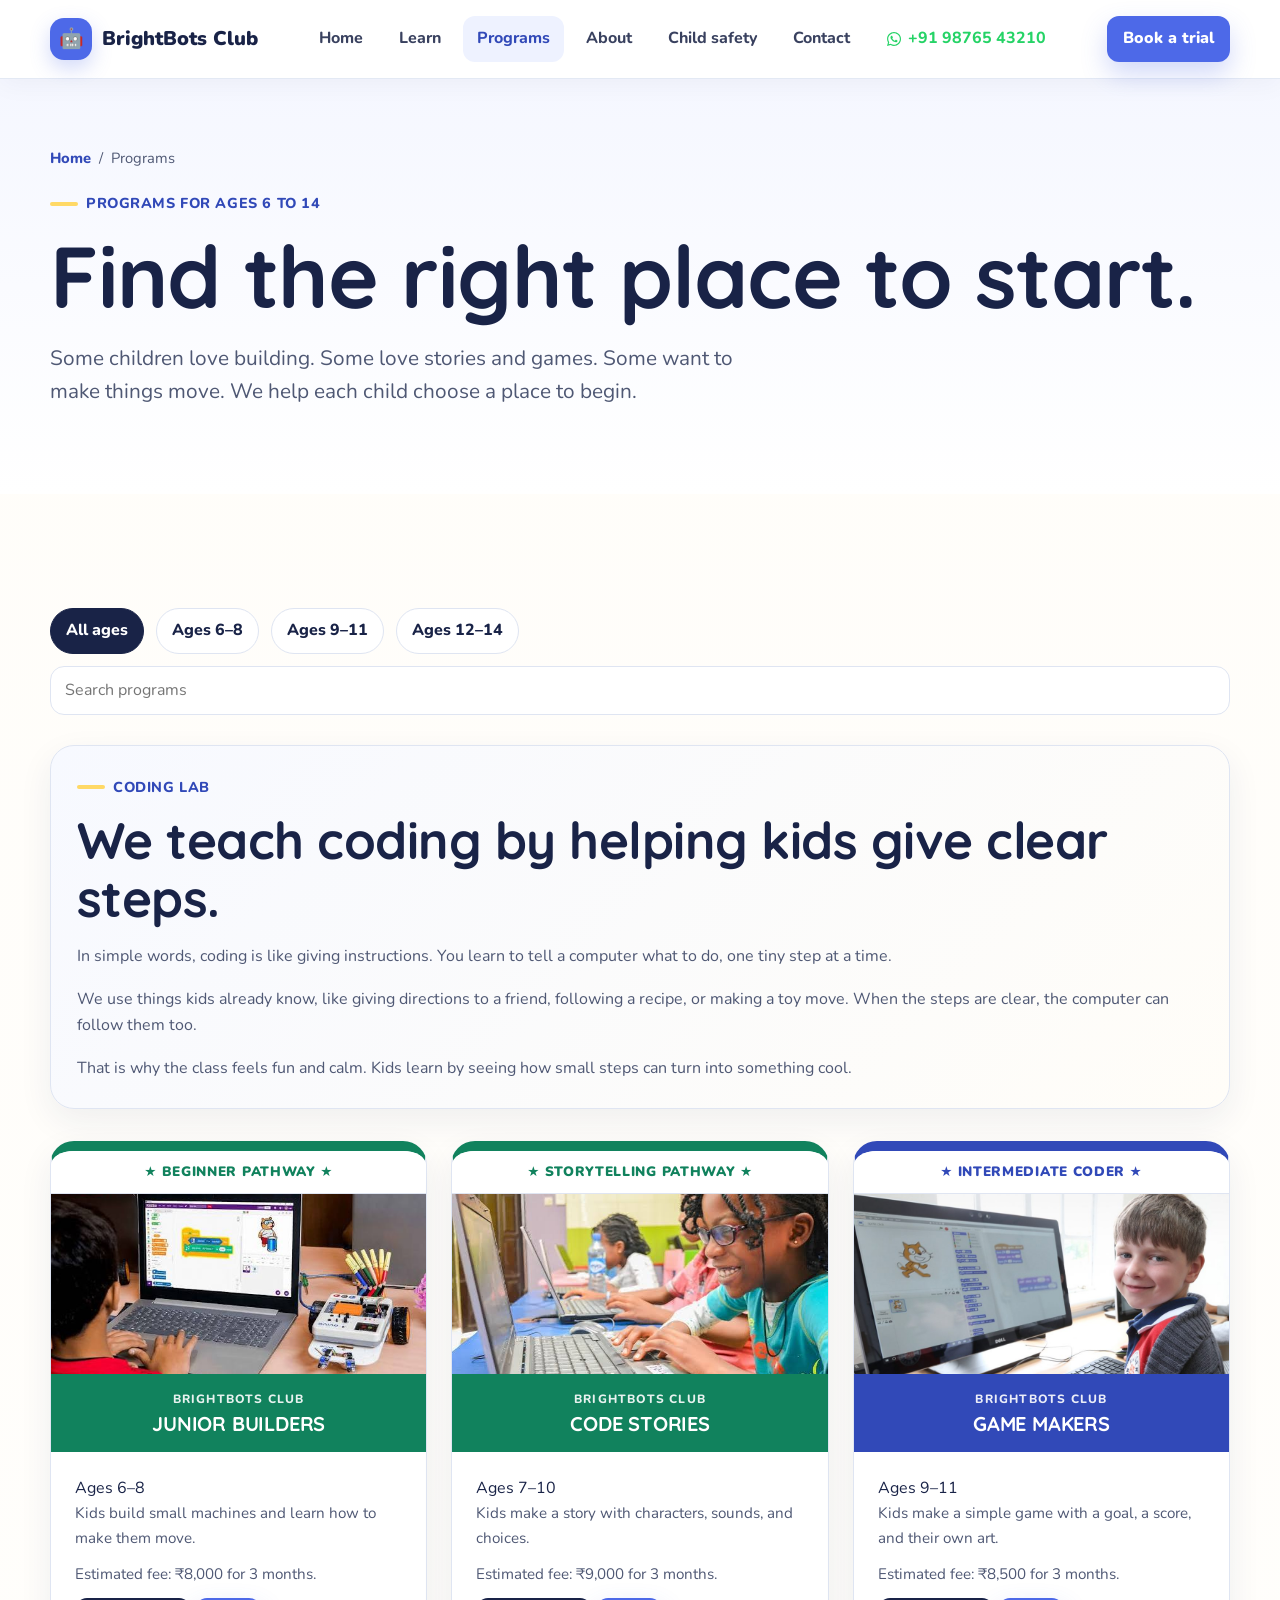
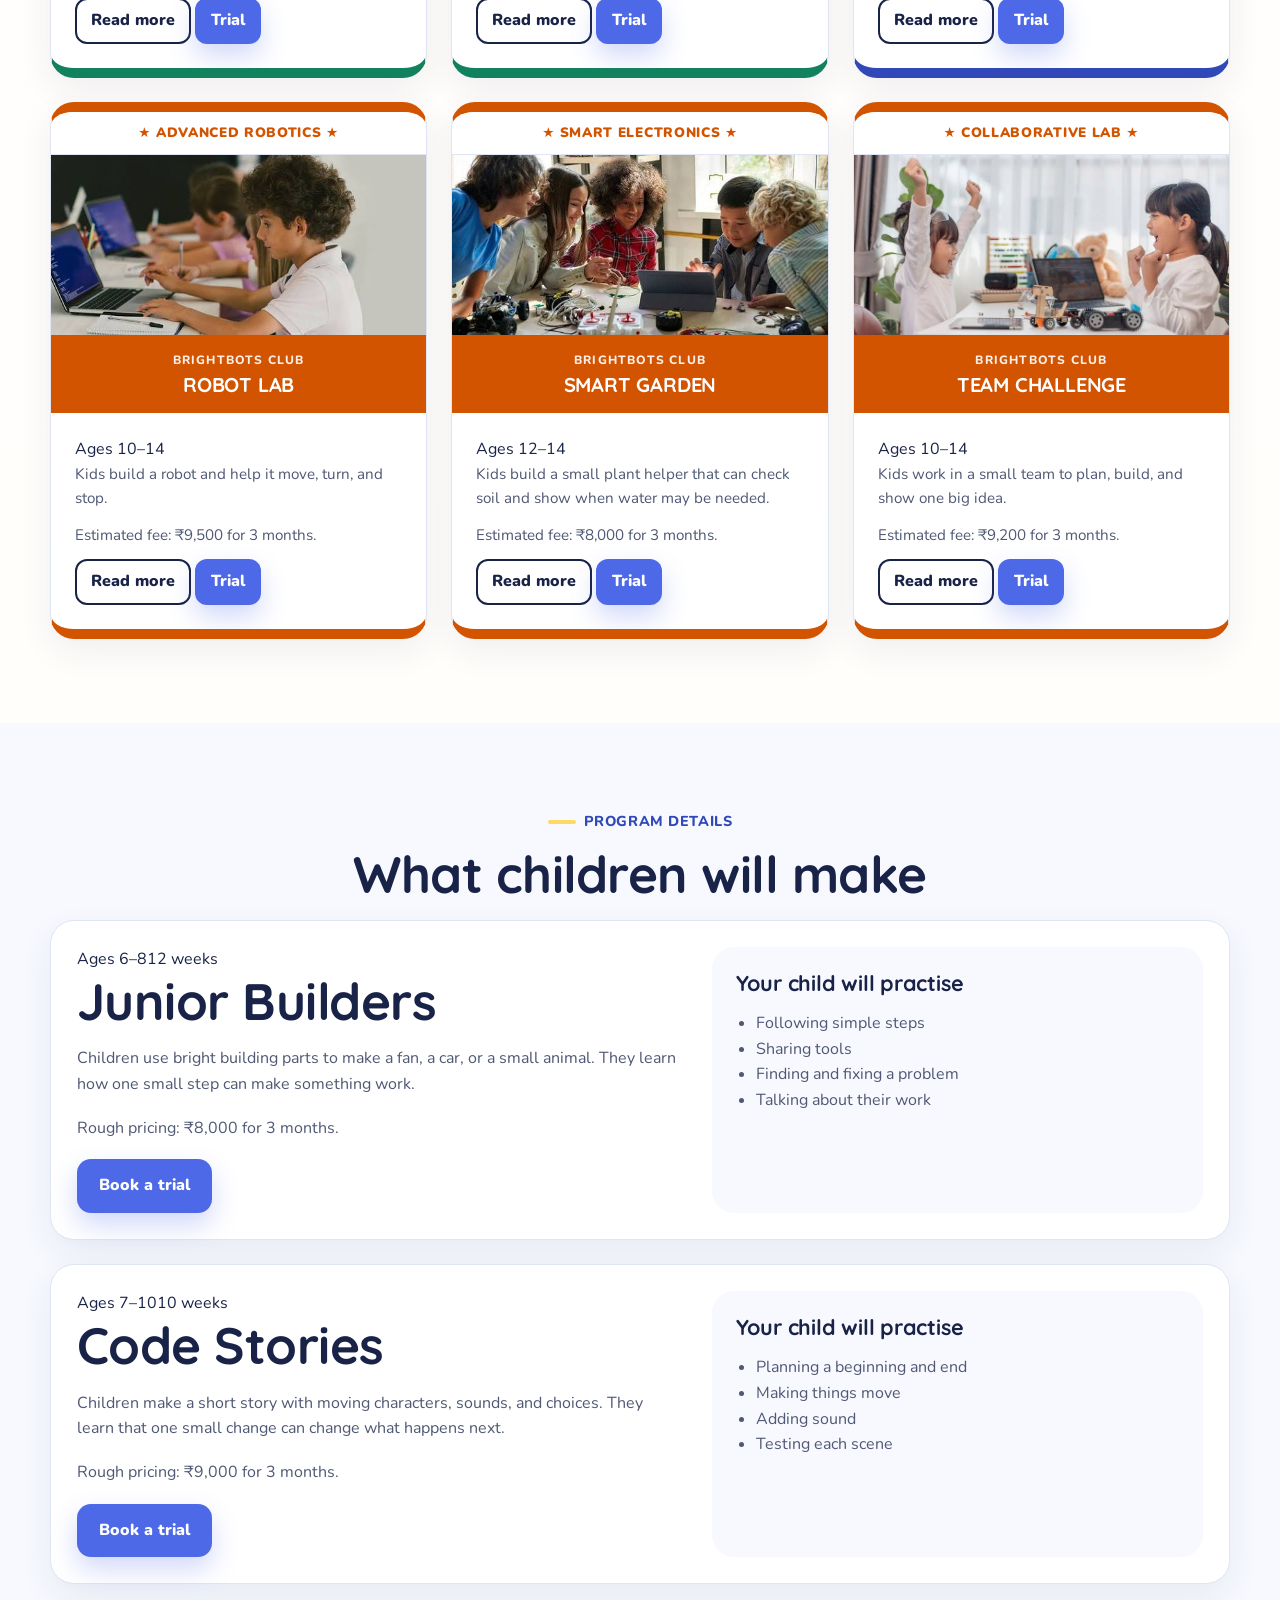
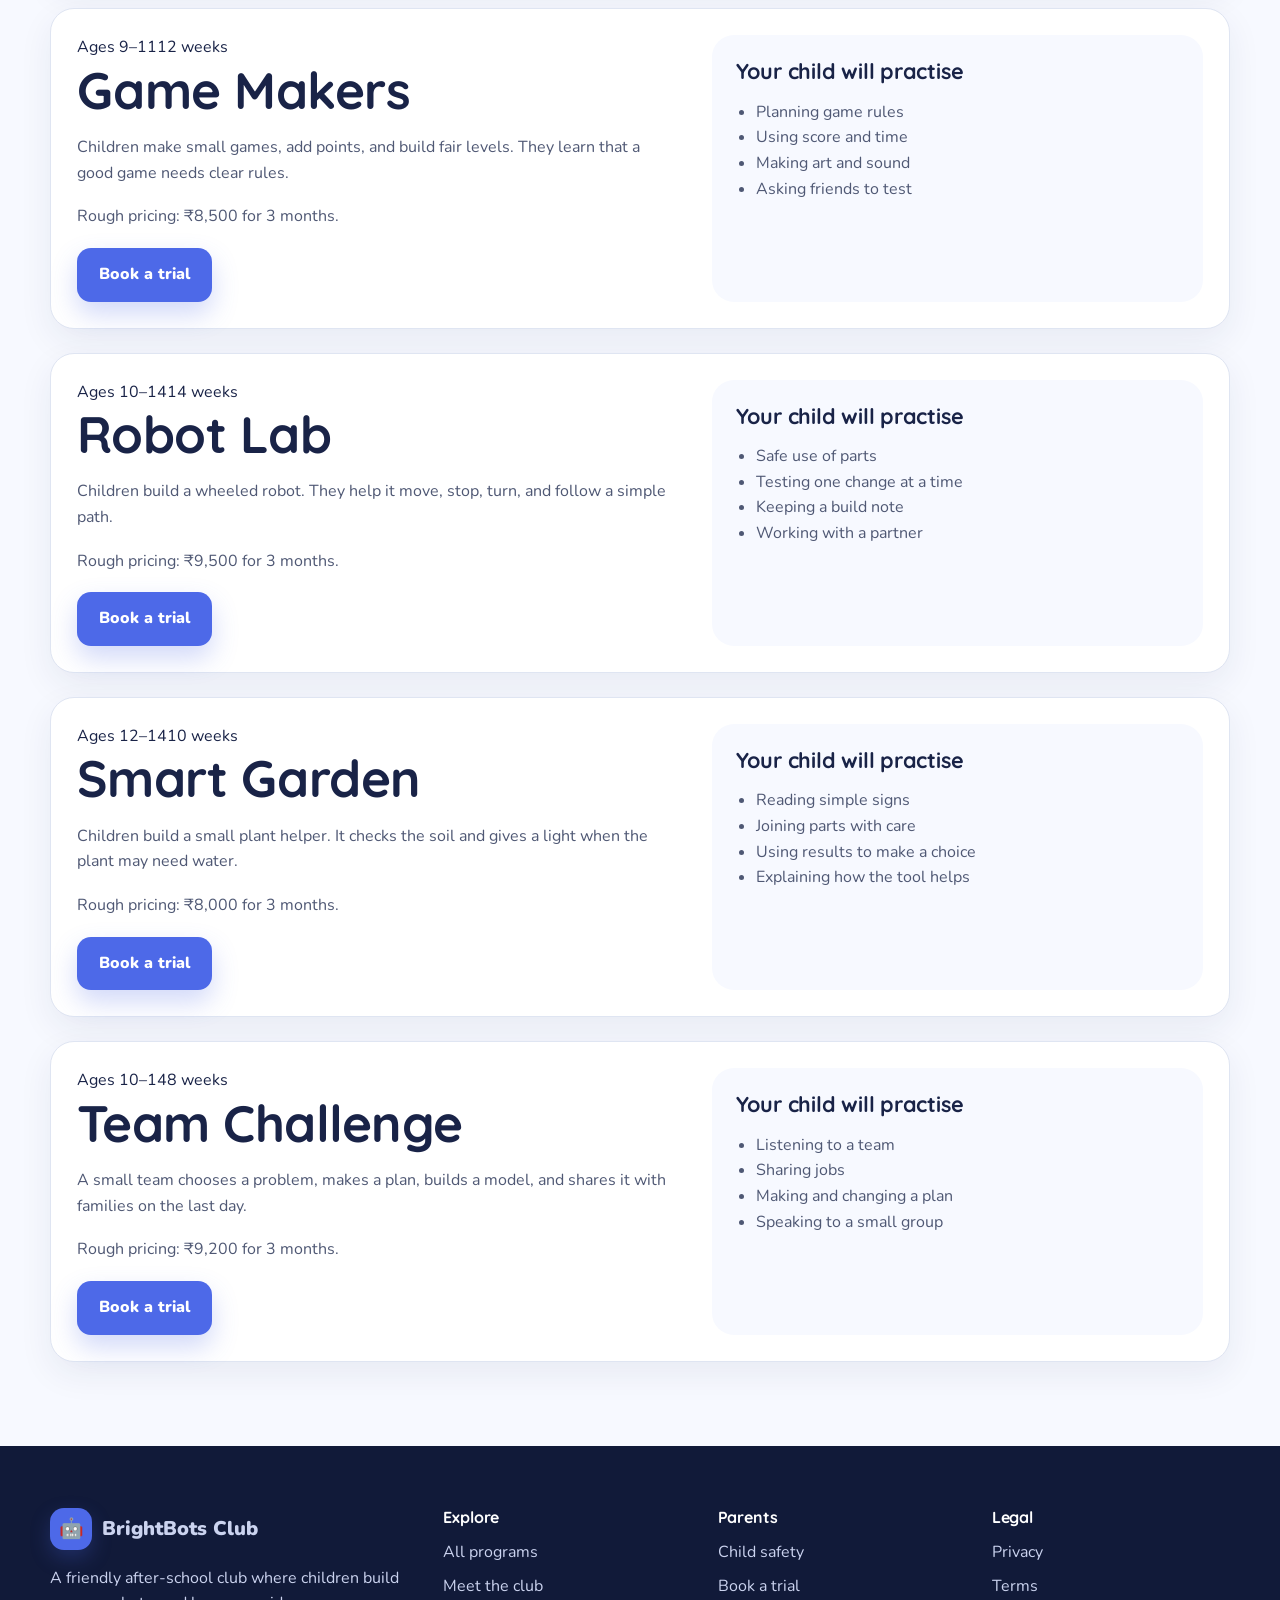
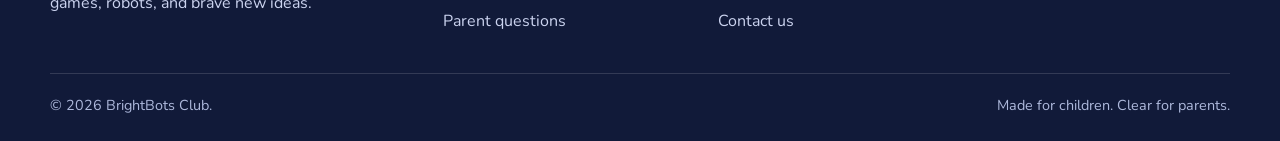
<file: programs.html>
<!doctype html>
<html lang="en">
<head>
  <meta charset="utf-8">
  <meta name="viewport" content="width=device-width, initial-scale=1">
  <meta name="description" content="Explore coding, game making, and robotics programs for children aged 6 to 14.">
  <title>Programs | BrightBots Club</title>
  <link rel="icon" href="data:image/svg+xml,<svg xmlns=%22http://www.w3.org/2000/svg%22 viewBox=%220 0 100 100%22><text y=%22.9em%22 font-size=%2290%22>🤖</text></svg>">
  <link rel="stylesheet" href="css/styles.css">
  <script src="js/main.js" defer></script>
</head>
<body>
<a class="skip-link" href="#main">Skip to main content</a>

<header class="site-header">
  <div class="container nav-wrap">
    <a class="logo" href="index.html" aria-label="BrightBots Club home">
      <span class="logo-mark" aria-hidden="true">🤖</span>
      <span>BrightBots Club</span>
    </a>
    <nav class="nav-links" id="main-menu" data-nav aria-label="Main navigation">
      <a href="index.html">Home</a>
      <a href="learning.html">Learn</a>
      <a href="programs.html">Programs</a>
      <a href="about.html">About</a>
      <a href="safety.html">Child safety</a>
      <a href="contact.html">Contact</a>
      <!-- New WhatsApp & Phone Navigation Link -->
      <a href="https://wa.me/919876543210" target="_blank" class="nav-whatsapp">
        <svg xmlns="http://www.w3.org/2000/svg" viewBox="0 0 448 512" width="16" height="16" fill="currentColor"><path d="M380.9 97.1C339 55.1 283.2 32 223.9 32c-122.4 0-222 99.6-222 222 0 39.1 10.2 77.3 29.6 111L0 480l117.7-30.9c32.4 17.7 68.9 27 106.1 27h.1c122.3 0 224.1-99.6 224.1-222 0-59.3-25.2-115-67.1-157zm-157 341.6c-33.2 0-65.7-8.9-94-25.7l-6.7-4-69.8 18.3L72 359.2l-4.4-7c-18.5-29.4-28.2-63.3-28.2-98.2 0-101.7 82.8-184.5 184.6-184.5 49.3 0 95.6 19.2 130.4 54.1 34.8 34.9 56.2 81.2 56.1 130.5 0 101.8-84.9 184.6-186.6 184.6zm101.2-138.2c-5.5-2.8-32.8-16.2-37.9-18-5.1-1.9-8.8-2.8-12.5 2.8-3.7 5.6-14.3 18-17.6 21.8-3.2 3.7-6.5 4.2-12 1.4-32.6-16.3-54-29.1-75.5-66-5.7-9.8 5.7-9.1 16.3-30.3 1.8-3.7 .9-6.9-.5-9.7-1.4-2.8-12.5-30.1-17.1-41.2-4.5-10.8-9.1-9.3-12.5-9.5-3.2-.2-6.9-.2-10.6-.2-3.7 0-9.7 1.4-14.8 6.9-5.1 5.6-19.4 19-19.4 46.3 0 27.3 19.9 53.7 22.6 57.4 2.8 3.7 39.1 59.7 94.8 83.8 35.2 15.2 49 16.5 66.6 13.9 10.7-1.6 32.8-13.4 37.4-26.4 4.6-13 4.6-24.1 3.2-26.4-1.3-2.5-5-3.9-10.5-6.6z"/></svg>
        <span>+91 98765 43210</span>
      </a>
    </nav>
    <div class="nav-actions">
      <a class="btn btn-primary btn-small" href="enrol.html">Book a trial</a>
      <button class="menu-toggle" type="button" data-menu-button aria-expanded="false" aria-controls="main-menu">Menu</button>
    </div>
  </div>
</header>

<main id="main">

<section class="page-hero">
  <div class="container">
    <div class="breadcrumb"><a href="index.html">Home</a><span>/</span><span>Programs</span></div>
    <span class="eyebrow">Programs for ages 6 to 14</span>
    <h1>Find the right place to start.</h1>
    <p class="lead">Some children love building. Some love stories and games. Some want to make things move. We help each child choose a place to begin.</p>
  </div>
</section>

<section class="section">
  <div class="container">
    
    <!-- Filter Buttons -->
    <div class="filter-bar" aria-label="Program filters">
      <button class="filter-btn active" type="button" data-filter="all">All ages</button>
      <button class="filter-btn" type="button" data-filter="6-8">Ages 6–8</button>
      <button class="filter-btn" type="button" data-filter="9-11">Ages 9–11</button>
      <button class="filter-btn" type="button" data-filter="12-14">Ages 12–14</button>
      <input class="search-box" type="search" data-program-search placeholder="Search programs" aria-label="Search programs">
    </div>

    <!-- Intro Card -->
    <article class="card learn-card" data-reveal>
      <span class="eyebrow">Coding Lab</span>
      <h2>We teach coding by helping kids give clear steps.</h2>
      <p>In simple words, coding is like giving instructions. You learn to tell a computer what to do, one tiny step at a time.</p>
      <p>We use things kids already know, like giving directions to a friend, following a recipe, or making a toy move. When the steps are clear, the computer can follow them too.</p>
      <p>That is why the class feels fun and calm. Kids learn by seeing how small steps can turn into something cool.</p>
    </article>

    <!-- The 6 Program Cards Grid -->
    <div class="grid-3">

      <!-- 1. Junior Builders (Ages 6–8) -->
      <article class="card program-card group-mint" data-program-card data-age="6-8">
        <div class="card-tag-bar">★ BEGINNER PATHWAY ★</div>
        <div class="card-image-wrap">
          <img src="assets/junior-builders.jpg" alt="Kids building small machines">
        </div>
        <div class="card-title-banner">
          <span>BRIGHTBOTS CLUB</span>
          <h3>JUNIOR BUILDERS</h3>
        </div>
        <div class="program-body">
          <div class="tag-row"><span class="tag">Ages 6–8</span></div>
          <p>Kids build small machines and learn how to make them move.</p>
          <p class="program-price">Estimated fee: ₹8,000 for 3 months.</p>
          <div class="program-actions">
            <a class="btn btn-secondary btn-small" href="#junior-builders">Read more</a>
            <a class="btn btn-primary btn-small" href="enrol.html?program=Junior%20Builders">Trial</a>
          </div>
        </div>
      </article>

      <!-- 2. Code Stories (Ages 7–10) -->
      <article class="card program-card group-mint" data-program-card data-age="6-8 9-11">
        <div class="card-tag-bar">★ STORYTELLING PATHWAY ★</div>
        <div class="card-image-wrap">
          <img src="assets/code-stories.jpg" alt="Kids coding custom interactive stories">
        </div>
        <div class="card-title-banner">
          <span>BRIGHTBOTS CLUB</span>
          <h3>CODE STORIES</h3>
        </div>
        <div class="program-body">
          <div class="tag-row"><span class="tag">Ages 7–10</span></div>
          <p>Kids make a story with characters, sounds, and choices.</p>
          <p class="program-price">Estimated fee: ₹9,000 for 3 months.</p>
          <div class="program-actions">
            <a class="btn btn-secondary btn-small" href="#code-stories">Read more</a>
            <a class="btn btn-primary btn-small" href="enrol.html?program=Code%20Stories">Trial</a>
          </div>
        </div>
      </article>

      <!-- 3. Game Makers (Ages 9–11) -->
      <article class="card program-card group-blue" data-program-card data-age="9-11">
        <div class="card-tag-bar">★ INTERMEDIATE CODER ★</div>
        <div class="card-image-wrap">
          <img src="assets/game-makers.jpg" alt="Kids making a 2D game">
        </div>
        <div class="card-title-banner">
          <span>BRIGHTBOTS CLUB</span>
          <h3>GAME MAKERS</h3>
        </div>
        <div class="program-body">
          <div class="tag-row"><span class="tag">Ages 9–11</span></div>
          <p>Kids make a simple game with a goal, a score, and their own art.</p>
          <p class="program-price">Estimated fee: ₹8,500 for 3 months.</p>
          <div class="program-actions">
            <a class="btn btn-secondary btn-small" href="#game-makers">Read more</a>
            <a class="btn btn-primary btn-small" href="enrol.html?program=Game%20Makers">Trial</a>
          </div>
        </div>
      </article>

      <!-- 4. Robot Lab (Ages 10–14) -->
      <article class="card program-card group-peach" data-program-card data-age="9-11 12-14">
        <div class="card-tag-bar">★ ADVANCED ROBOTICS ★</div>
        <div class="card-image-wrap">
          <img src="assets/robot-lab.jpg" alt="Kids coding robots on a floor mat">
        </div>
        <div class="card-title-banner">
          <span>BRIGHTBOTS CLUB</span>
          <h3>ROBOT LAB</h3>
        </div>
        <div class="program-body">
          <div class="tag-row"><span class="tag">Ages 10–14</span></div>
          <p>Kids build a robot and help it move, turn, and stop.</p>
          <p class="program-price">Estimated fee: ₹9,500 for 3 months.</p>
          <div class="program-actions">
            <a class="btn btn-secondary btn-small" href="#robot-lab">Read more</a>
            <a class="btn btn-primary btn-small" href="enrol.html?program=Robot%20Lab">Trial</a>
          </div>
        </div>
      </article>

      <!-- 5. Smart Garden (Ages 12–14) -->
      <article class="card program-card group-peach" data-program-card data-age="12-14">
        <div class="card-tag-bar">★ SMART ELECTRONICS ★</div>
        <div class="card-image-wrap">
          <img src="assets/smart-garden.jpg" alt="Kids measuring soil dampness with sensors">
        </div>
        <div class="card-title-banner">
          <span>BRIGHTBOTS CLUB</span>
          <h3>SMART GARDEN</h3>
        </div>
        <div class="program-body">
          <div class="tag-row"><span class="tag">Ages 12–14</span></div>
          <p>Kids build a small plant helper that can check soil and show when water may be needed.</p>
          <p class="program-price">Estimated fee: ₹8,000 for 3 months.</p>
          <div class="program-actions">
            <a class="btn btn-secondary btn-small" href="#smart-garden">Read more</a>
            <a class="btn btn-primary btn-small" href="enrol.html?program=Smart%20Garden">Trial</a>
          </div>
        </div>
      </article>

      <!-- 6. Team Challenge (Ages 10–14) -->
      <article class="card program-card group-peach" data-program-card data-age="9-11 12-14">
        <div class="card-tag-bar">★ COLLABORATIVE LAB ★</div>
        <div class="card-image-wrap">
          <img src="assets/team-challenge.jpg" alt="Kids planning a team robot project together">
        </div>
        <div class="card-title-banner">
          <span>BRIGHTBOTS CLUB</span>
          <h3>TEAM CHALLENGE</h3>
        </div>
        <div class="program-body">
          <div class="tag-row"><span class="tag">Ages 10–14</span></div>
          <p>Kids work in a small team to plan, build, and show one big idea.</p>
          <p class="program-price">Estimated fee: ₹9,200 for 3 months.</p>
          <div class="program-actions">
            <a class="btn btn-secondary btn-small" href="#team-challenge">Read more</a>
            <a class="btn btn-primary btn-small" href="enrol.html?program=Team%20Challenge">Trial</a>
          </div>
        </div>
      </article>

    </div>
    
    <div class="empty-state" data-empty-state>
      <h3>No program found</h3>
      <p>Try another age or search word.</p>
    </div>
  </div>
</section>

<section class="section section-soft">
  <div class="container">
    <div class="center">
      <span class="eyebrow">Program details</span>
      <h2>What children will make</h2>
    </div>
    
    <!-- Detail Blocks -->
    <article class="card program-detail" id="junior-builders">
      <div class="detail-grid">
        <div>
          <div class="tag-row"><span class="tag">Ages 6–8</span><span class="tag">12 weeks</span></div>
          <h2>Junior Builders</h2>
          <p>Children use bright building parts to make a fan, a car, or a small animal. They learn how one small step can make something work.</p>
          <p class="program-price">Rough pricing: ₹8,000 for 3 months.</p>
          <a class="btn btn-primary" href="enrol.html?program=Junior%20Builders">Book a trial</a>
        </div>
        <div class="detail-box">
          <h3>Your child will practise</h3>
          <ul>
            <li>Following simple steps</li>
            <li>Sharing tools</li>
            <li>Finding and fixing a problem</li>
            <li>Talking about their work</li>
          </ul>
        </div>
      </div>
    </article>

    <article class="card program-detail" id="code-stories">
      <div class="detail-grid">
        <div>
          <div class="tag-row"><span class="tag">Ages 7–10</span><span class="tag">10 weeks</span></div>
          <h2>Code Stories</h2>
          <p>Children make a short story with moving characters, sounds, and choices. They learn that one small change can change what happens next.</p>
          <p class="program-price">Rough pricing: ₹9,000 for 3 months.</p>
          <a class="btn btn-primary" href="enrol.html?program=Code%20Stories">Book a trial</a>
        </div>
        <div class="detail-box">
          <h3>Your child will practise</h3>
          <ul>
            <li>Planning a beginning and end</li>
            <li>Making things move</li>
            <li>Adding sound</li>
            <li>Testing each scene</li>
          </ul>
        </div>
      </div>
    </article>

    <article class="card program-detail" id="game-makers">
      <div class="detail-grid">
        <div>
          <div class="tag-row"><span class="tag">Ages 9–11</span><span class="tag">12 weeks</span></div>
          <h2>Game Makers</h2>
          <p>Children make small games, add points, and build fair levels. They learn that a good game needs clear rules.</p>
          <p class="program-price">Rough pricing: ₹8,500 for 3 months.</p>
          <a class="btn btn-primary" href="enrol.html?program=Game%20Makers">Book a trial</a>
        </div>
        <div class="detail-box">
          <h3>Your child will practise</h3>
          <ul>
            <li>Planning game rules</li>
            <li>Using score and time</li>
            <li>Making art and sound</li>
            <li>Asking friends to test</li>
          </ul>
        </div>
      </div>
    </article>

    <article class="card program-detail" id="robot-lab">
      <div class="detail-grid">
        <div>
          <div class="tag-row"><span class="tag">Ages 10–14</span><span class="tag">14 weeks</span></div>
          <h2>Robot Lab</h2>
          <p>Children build a wheeled robot. They help it move, stop, turn, and follow a simple path.</p>
          <p class="program-price">Rough pricing: ₹9,500 for 3 months.</p>
          <a class="btn btn-primary" href="enrol.html?program=Robot%20Lab">Book a trial</a>
        </div>
        <div class="detail-box">
          <h3>Your child will practise</h3>
          <ul>
            <li>Safe use of parts</li>
            <li>Testing one change at a time</li>
            <li>Keeping a build note</li>
            <li>Working with a partner</li>
          </ul>
        </div>
      </div>
    </article>

    <article class="card program-detail" id="smart-garden">
      <div class="detail-grid">
        <div>
          <div class="tag-row"><span class="tag">Ages 12–14</span><span class="tag">10 weeks</span></div>
          <h2>Smart Garden</h2>
          <p>Children build a small plant helper. It checks the soil and gives a light when the plant may need water.</p>
          <p class="program-price">Rough pricing: ₹8,000 for 3 months.</p>
          <a class="btn btn-primary" href="enrol.html?program=Smart%20Garden">Book a trial</a>
        </div>
        <div class="detail-box">
          <h3>Your child will practise</h3>
          <ul>
            <li>Reading simple signs</li>
            <li>Joining parts with care</li>
            <li>Using results to make a choice</li>
            <li>Explaining how the tool helps</li>
          </ul>
        </div>
      </div>
    </article>

    <article class="card program-detail" id="team-challenge">
      <div class="detail-grid">
        <div>
          <div class="tag-row"><span class="tag">Ages 10–14</span><span class="tag">8 weeks</span></div>
          <h2>Team Challenge</h2>
          <p>A small team chooses a problem, makes a plan, builds a model, and shares it with families on the last day.</p>
          <p class="program-price">Rough pricing: ₹9,200 for 3 months.</p>
          <a class="btn btn-primary" href="enrol.html?program=Team%20Challenge">Book a trial</a>
        </div>
        <div class="detail-box">
          <h3>Your child will practise</h3>
          <ul>
            <li>Listening to a team</li>
            <li>Sharing jobs</li>
            <li>Making and changing a plan</li>
            <li>Speaking to a small group</li>
          </ul>
        </div>
      </div>
    </article>

  </div>
</section>

<footer class="site-footer">
  <div class="container">
    <div class="footer-grid">
      <div class="footer-brand">
        <a class="logo" href="index.html"><span class="logo-mark" aria-hidden="true">🤖</span><span>BrightBots Club</span></a>
        <p style="margin-top:16px;max-width:470px">A friendly after-school club where children build games, robots, and brave new ideas.</p>
      </div>
      <div>
        <h3>Explore</h3>
        <div class="footer-links">
          <a href="programs.html">All programs</a>
          <a href="about.html">Meet the club</a>
          <a href="index.html#faq">Parent questions</a>
        </div>
      </div>
      <div>
        <h3>Parents</h3>
        <div class="footer-links">
          <a href="safety.html">Child safety</a>
          <a href="enrol.html">Book a trial</a>
          <a href="contact.html">Contact us</a>
        </div>
      </div>
      <div>
        <h3>Legal</h3>
        <div class="footer-links">
          <a href="privacy.html">Privacy</a>
          <a href="terms.html">Terms</a>
        </div>
      </div>
    </div>
    <div class="footer-bottom">
      <span>© <span data-year></span> BrightBots Club.</span>
      <span>Made for children. Clear for parents.</span>
    </div>
  </div>
</footer>

</body>
</html>
</file>
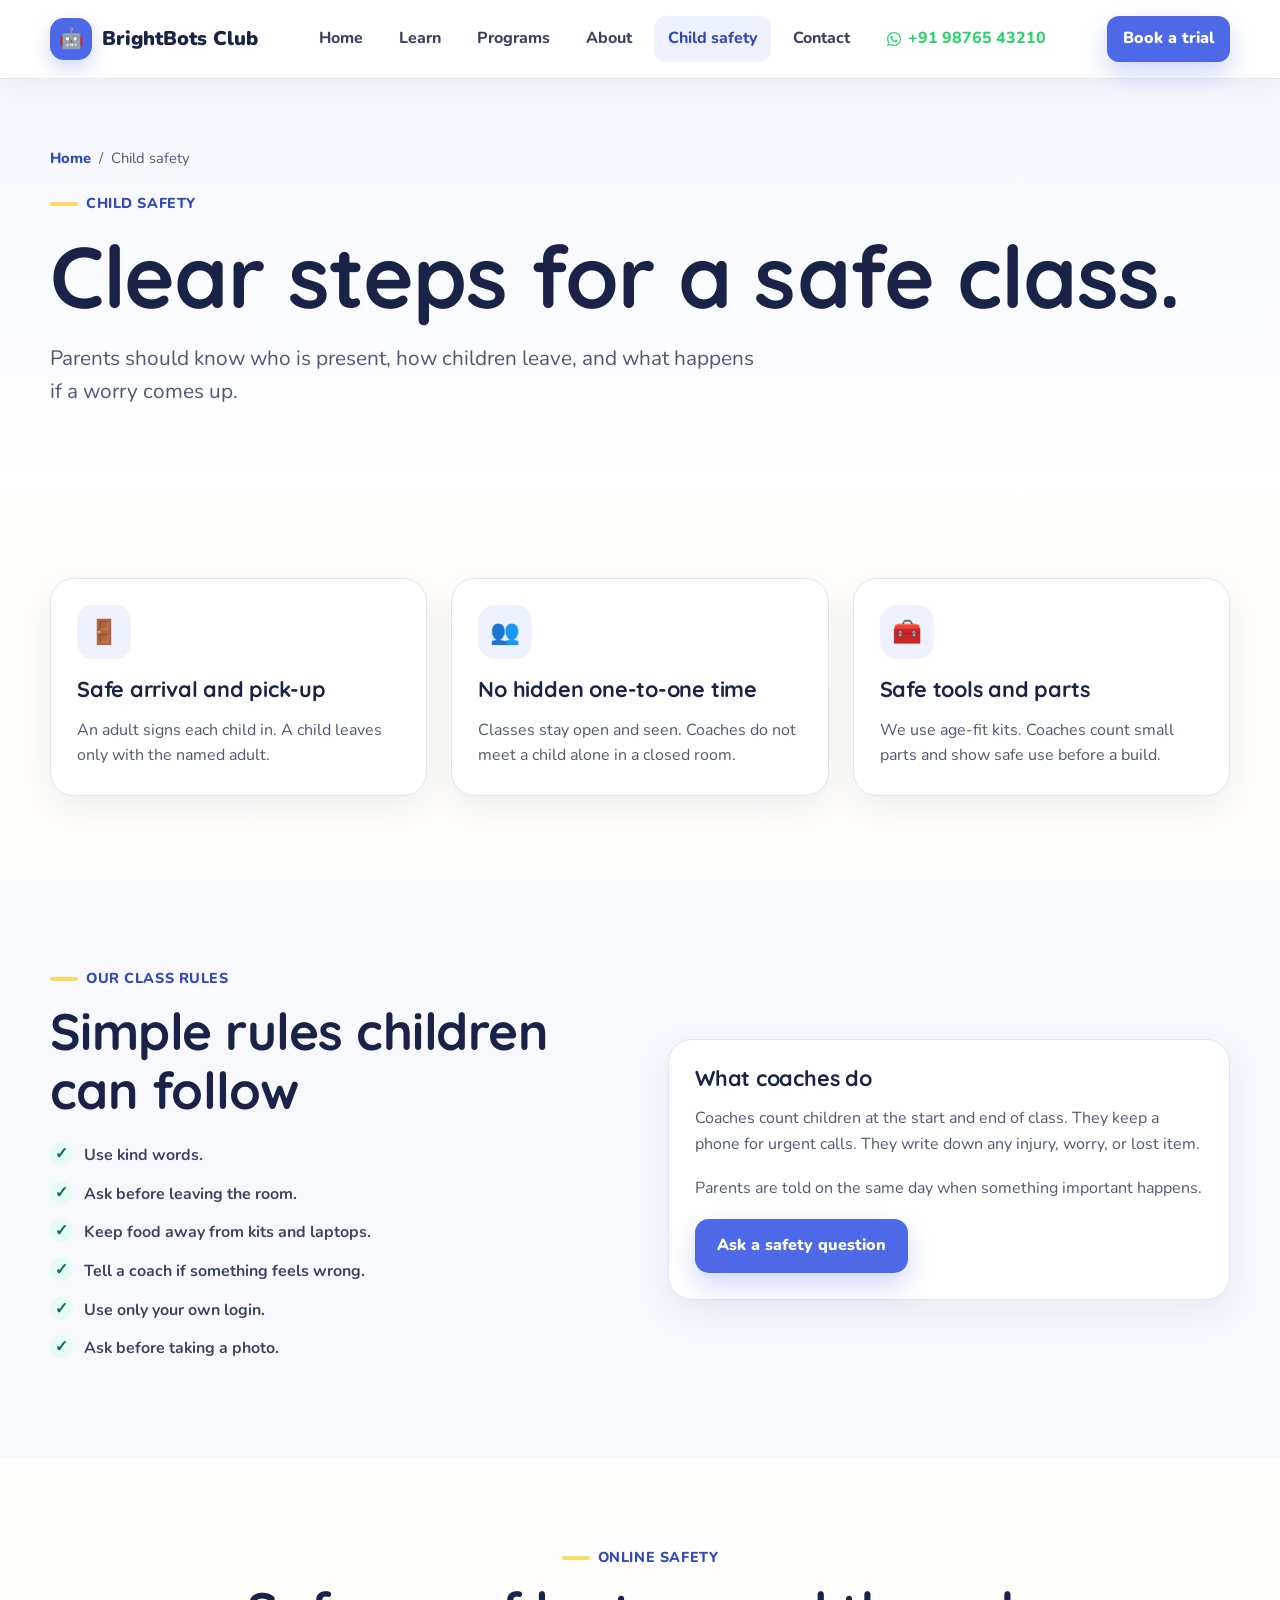
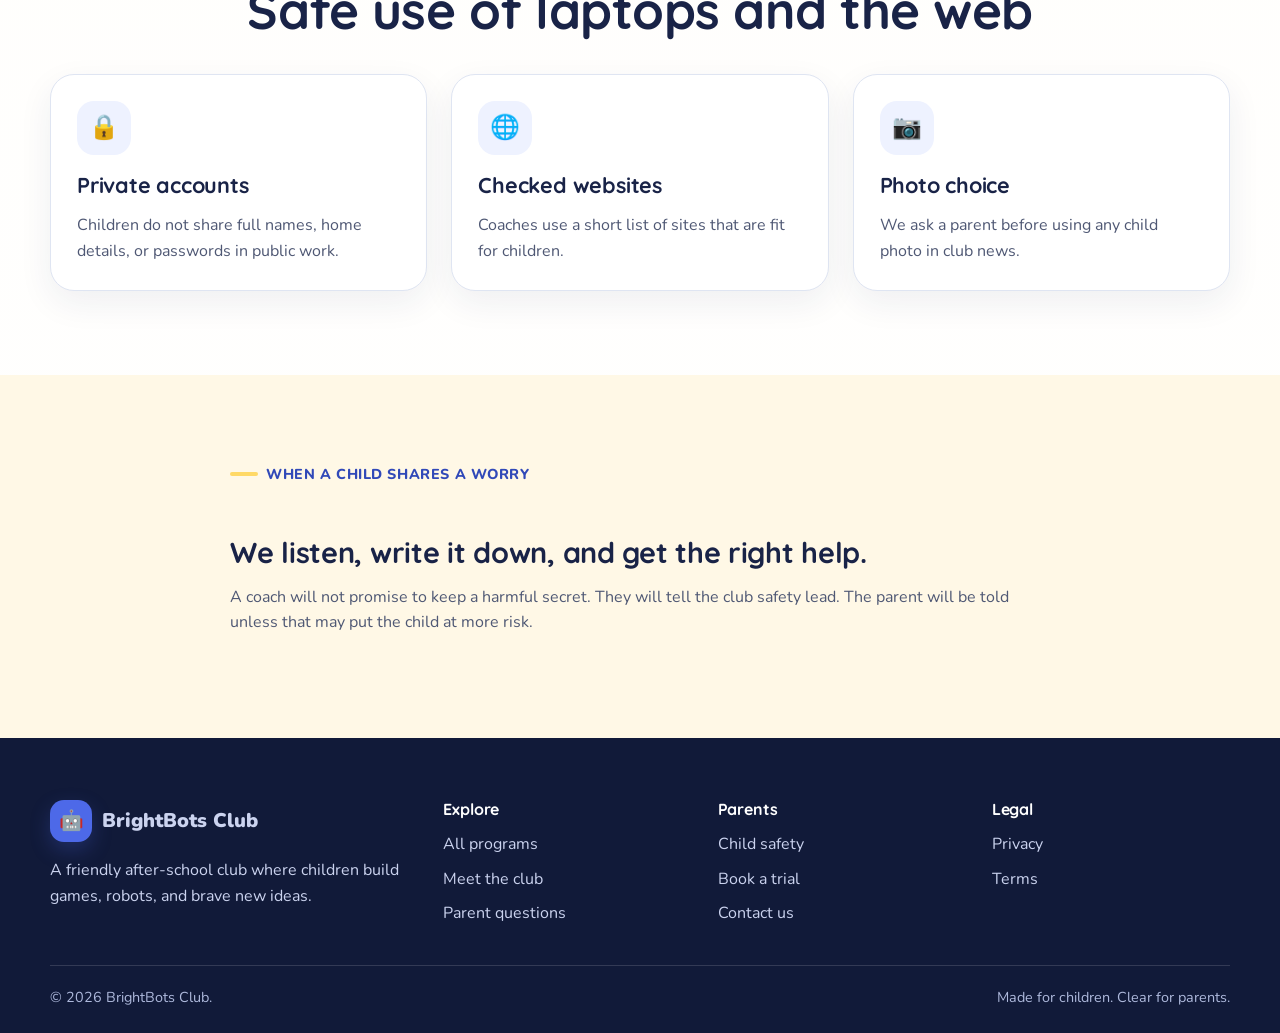
<file: safety.html>
<!doctype html>
<html lang="en">
<head>
  <meta charset="utf-8">
  <meta name="viewport" content="width=device-width, initial-scale=1">
  <meta name="description" content="Read the clear child safety steps used at BrightBots Club.">
  <title>Child Safety | BrightBots Club</title>
  <link rel="icon" href="data:image/svg+xml,<svg xmlns=%22http://www.w3.org/2000/svg%22 viewBox=%220 0 100 100%22><text y=%22.9em%22 font-size=%2290%22>🤖</text></svg>">
  <link rel="stylesheet" href="css/styles.css">
  <script src="js/main.js" defer></script>
</head>
<body>
<a class="skip-link" href="#main">Skip to main content</a>

<header class="site-header">
  <div class="container nav-wrap">
    <a class="logo" href="index.html" aria-label="BrightBots Club home">
      <span class="logo-mark" aria-hidden="true">🤖</span>
      <span>BrightBots Club</span>
    </a>
    <nav class="nav-links" id="main-menu" data-nav aria-label="Main navigation">
      <a href="index.html">Home</a>
      <a href="learning.html">Learn</a>
      <a href="programs.html">Programs</a>
      <a href="about.html">About</a>
      <a href="safety.html">Child safety</a>
      <a href="contact.html">Contact</a>
      <!-- New WhatsApp & Phone Navigation Link -->
      <a href="https://wa.me/919876543210" target="_blank" class="nav-whatsapp">
        <svg xmlns="http://www.w3.org/2000/svg" viewBox="0 0 448 512" width="16" height="16" fill="currentColor"><path d="M380.9 97.1C339 55.1 283.2 32 223.9 32c-122.4 0-222 99.6-222 222 0 39.1 10.2 77.3 29.6 111L0 480l117.7-30.9c32.4 17.7 68.9 27 106.1 27h.1c122.3 0 224.1-99.6 224.1-222 0-59.3-25.2-115-67.1-157zm-157 341.6c-33.2 0-65.7-8.9-94-25.7l-6.7-4-69.8 18.3L72 359.2l-4.4-7c-18.5-29.4-28.2-63.3-28.2-98.2 0-101.7 82.8-184.5 184.6-184.5 49.3 0 95.6 19.2 130.4 54.1 34.8 34.9 56.2 81.2 56.1 130.5 0 101.8-84.9 184.6-186.6 184.6zm101.2-138.2c-5.5-2.8-32.8-16.2-37.9-18-5.1-1.9-8.8-2.8-12.5 2.8-3.7 5.6-14.3 18-17.6 21.8-3.2 3.7-6.5 4.2-12 1.4-32.6-16.3-54-29.1-75.5-66-5.7-9.8 5.7-9.1 16.3-30.3 1.8-3.7 .9-6.9-.5-9.7-1.4-2.8-12.5-30.1-17.1-41.2-4.5-10.8-9.1-9.3-12.5-9.5-3.2-.2-6.9-.2-10.6-.2-3.7 0-9.7 1.4-14.8 6.9-5.1 5.6-19.4 19-19.4 46.3 0 27.3 19.9 53.7 22.6 57.4 2.8 3.7 39.1 59.7 94.8 83.8 35.2 15.2 49 16.5 66.6 13.9 10.7-1.6 32.8-13.4 37.4-26.4 4.6-13 4.6-24.1 3.2-26.4-1.3-2.5-5-3.9-10.5-6.6z"/></svg>
        <span>+91 98765 43210</span>
      </a>
    </nav>
    <div class="nav-actions">
      <a class="btn btn-primary btn-small" href="enrol.html">Book a trial</a>
      <button class="menu-toggle" type="button" data-menu-button aria-expanded="false" aria-controls="main-menu">Menu</button>
    </div>
  </div>
</header>

<main id="main">

<section class="page-hero"><div class="container"><div class="breadcrumb"><a href="index.html">Home</a><span>/</span><span>Child safety</span></div><span class="eyebrow">Child safety</span><h1>Clear steps for a safe class.</h1><p class="lead">Parents should know who is present, how children leave, and what happens if a worry comes up.</p></div></section>
<section class="section"><div class="container"><div class="grid-3"><article class="card"><div class="icon-box">🚪</div><h3>Safe arrival and pick-up</h3><p>An adult signs each child in. A child leaves only with the named adult.</p></article><article class="card"><div class="icon-box">👥</div><h3>No hidden one-to-one time</h3><p>Classes stay open and seen. Coaches do not meet a child alone in a closed room.</p></article><article class="card"><div class="icon-box">🧰</div><h3>Safe tools and parts</h3><p>We use age-fit kits. Coaches count small parts and show safe use before a build.</p></article></div></div></section>
<section class="section section-soft"><div class="container split"><div><span class="eyebrow">Our class rules</span><h2>Simple rules children can follow</h2><ul class="check-list"><li>Use kind words.</li><li>Ask before leaving the room.</li><li>Keep food away from kits and laptops.</li><li>Tell a coach if something feels wrong.</li><li>Use only your own login.</li><li>Ask before taking a photo.</li></ul></div><div class="card"><h3>What coaches do</h3><p>Coaches count children at the start and end of class. They keep a phone for urgent calls. They write down any injury, worry, or lost item.</p><p>Parents are told on the same day when something important happens.</p><a class="btn btn-primary" href="contact.html">Ask a safety question</a></div></div></section>
<section class="section"><div class="container"><div class="center"><span class="eyebrow">Online safety</span><h2>Safe use of laptops and the web</h2></div><div class="grid-3" style="margin-top:34px"><article class="card"><div class="icon-box">🔒</div><h3>Private accounts</h3><p>Children do not share full names, home details, or passwords in public work.</p></article><article class="card"><div class="icon-box">🌐</div><h3>Checked websites</h3><p>Coaches use a short list of sites that are fit for children.</p></article><article class="card"><div class="icon-box">📷</div><h3>Photo choice</h3><p>We ask a parent before using any child photo in club news.</p></article></div></div></section>
<section class="section section-cream"><div class="container policy"><span class="eyebrow">When a child shares a worry</span><h2>We listen, write it down, and get the right help.</h2><p>A coach will not promise to keep a harmful secret. They will tell the club safety lead. The parent will be told unless that may put the child at more risk.</p></div></section>

</main>

<footer class="site-footer">
  <div class="container">
    <div class="footer-grid">
      <div class="footer-brand">
        <a class="logo" href="index.html"><span class="logo-mark" aria-hidden="true">🤖</span><span>BrightBots Club</span></a>
        <p style="margin-top:16px;max-width:470px">A friendly after-school club where children build games, robots, and brave new ideas.</p>
      </div>
      <div>
        <h3>Explore</h3>
        <div class="footer-links">
          <a href="programs.html">All programs</a>
          <a href="about.html">Meet the club</a>
          <a href="index.html#faq">Parent questions</a>
        </div>
      </div>
      <div>
        <h3>Parents</h3>
        <div class="footer-links">
          <a href="safety.html">Child safety</a>
          <a href="enrol.html">Book a trial</a>
          <a href="contact.html">Contact us</a>
        </div>
      </div>
      <div>
        <h3>Legal</h3>
        <div class="footer-links">
          <a href="privacy.html">Privacy</a>
          <a href="terms.html">Terms</a>
        </div>
      </div>
    </div>
    <div class="footer-bottom">
      <span>© <span data-year></span> BrightBots Club.</span>
      <span>Made for children. Clear for parents.</span>
    </div>
  </div>
</footer>

</body>
</html>
</file>
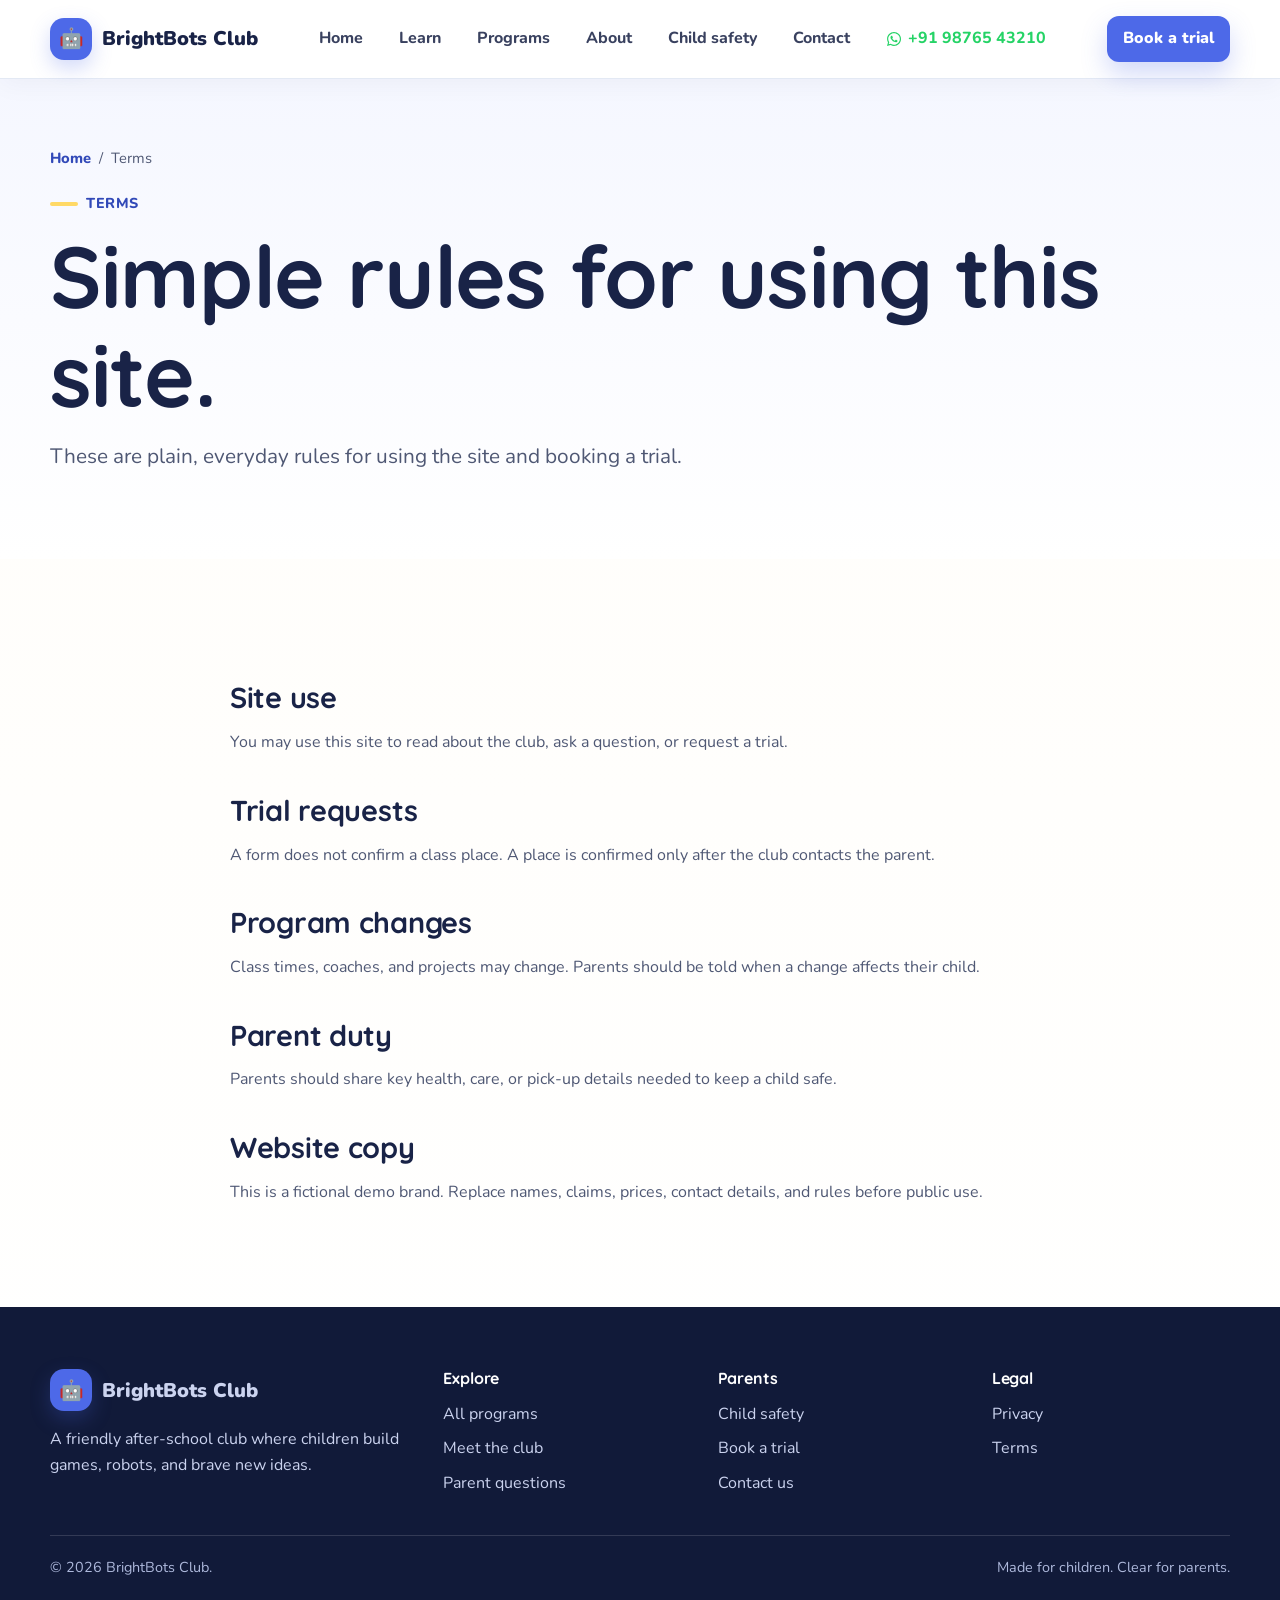
<file: terms.html>
<!doctype html>
<html lang="en">
<head>
  <meta charset="utf-8">
  <meta name="viewport" content="width=device-width, initial-scale=1">
  <meta name="description" content="Sample terms for the BrightBots Club demo website.">
  <title>Terms | BrightBots Club</title>
  <link rel="icon" href="data:image/svg+xml,<svg xmlns=%22http://www.w3.org/2000/svg%22 viewBox=%220 0 100 100%22><text y=%22.9em%22 font-size=%2290%22>🤖</text></svg>">
  <link rel="stylesheet" href="css/styles.css">
  <script src="js/main.js" defer></script>
</head>
<body>
<a class="skip-link" href="#main">Skip to main content</a>

<header class="site-header">
  <div class="container nav-wrap">
    <a class="logo" href="index.html" aria-label="BrightBots Club home">
      <span class="logo-mark" aria-hidden="true">🤖</span>
      <span>BrightBots Club</span>
    </a>
    <nav class="nav-links" id="main-menu" data-nav aria-label="Main navigation">
      <a href="index.html">Home</a>
      <a href="learning.html">Learn</a>
      <a href="programs.html">Programs</a>
      <a href="about.html">About</a>
      <a href="safety.html">Child safety</a>
      <a href="contact.html">Contact</a>
      <!-- New WhatsApp & Phone Navigation Link -->
      <a href="https://wa.me/919876543210" target="_blank" class="nav-whatsapp">
        <svg xmlns="http://www.w3.org/2000/svg" viewBox="0 0 448 512" width="16" height="16" fill="currentColor"><path d="M380.9 97.1C339 55.1 283.2 32 223.9 32c-122.4 0-222 99.6-222 222 0 39.1 10.2 77.3 29.6 111L0 480l117.7-30.9c32.4 17.7 68.9 27 106.1 27h.1c122.3 0 224.1-99.6 224.1-222 0-59.3-25.2-115-67.1-157zm-157 341.6c-33.2 0-65.7-8.9-94-25.7l-6.7-4-69.8 18.3L72 359.2l-4.4-7c-18.5-29.4-28.2-63.3-28.2-98.2 0-101.7 82.8-184.5 184.6-184.5 49.3 0 95.6 19.2 130.4 54.1 34.8 34.9 56.2 81.2 56.1 130.5 0 101.8-84.9 184.6-186.6 184.6zm101.2-138.2c-5.5-2.8-32.8-16.2-37.9-18-5.1-1.9-8.8-2.8-12.5 2.8-3.7 5.6-14.3 18-17.6 21.8-3.2 3.7-6.5 4.2-12 1.4-32.6-16.3-54-29.1-75.5-66-5.7-9.8 5.7-9.1 16.3-30.3 1.8-3.7 .9-6.9-.5-9.7-1.4-2.8-12.5-30.1-17.1-41.2-4.5-10.8-9.1-9.3-12.5-9.5-3.2-.2-6.9-.2-10.6-.2-3.7 0-9.7 1.4-14.8 6.9-5.1 5.6-19.4 19-19.4 46.3 0 27.3 19.9 53.7 22.6 57.4 2.8 3.7 39.1 59.7 94.8 83.8 35.2 15.2 49 16.5 66.6 13.9 10.7-1.6 32.8-13.4 37.4-26.4 4.6-13 4.6-24.1 3.2-26.4-1.3-2.5-5-3.9-10.5-6.6z"/></svg>
        <span>+91 98765 43210</span>
      </a>
    </nav>
    <div class="nav-actions">
      <a class="btn btn-primary btn-small" href="enrol.html">Book a trial</a>
      <button class="menu-toggle" type="button" data-menu-button aria-expanded="false" aria-controls="main-menu">Menu</button>
    </div>
  </div>
</header>

<main id="main">

<section class="page-hero"><div class="container"><div class="breadcrumb"><a href="index.html">Home</a><span>/</span><span>Terms</span></div><span class="eyebrow">Terms</span><h1>Simple rules for using this site.</h1><p class="lead">These are plain, everyday rules for using the site and booking a trial.</p></div></section>
<section class="section"><div class="container policy"><h2>Site use</h2><p>You may use this site to read about the club, ask a question, or request a trial.</p><h2>Trial requests</h2><p>A form does not confirm a class place. A place is confirmed only after the club contacts the parent.</p><h2>Program changes</h2><p>Class times, coaches, and projects may change. Parents should be told when a change affects their child.</p><h2>Parent duty</h2><p>Parents should share key health, care, or pick-up details needed to keep a child safe.</p><h2>Website copy</h2><p>This is a fictional demo brand. Replace names, claims, prices, contact details, and rules before public use.</p></div></section>

</main>

<footer class="site-footer">
  <div class="container">
    <div class="footer-grid">
      <div class="footer-brand">
        <a class="logo" href="index.html"><span class="logo-mark" aria-hidden="true">🤖</span><span>BrightBots Club</span></a>
        <p style="margin-top:16px;max-width:470px">A friendly after-school club where children build games, robots, and brave new ideas.</p>
      </div>
      <div>
        <h3>Explore</h3>
        <div class="footer-links">
          <a href="programs.html">All programs</a>
          <a href="about.html">Meet the club</a>
          <a href="index.html#faq">Parent questions</a>
        </div>
      </div>
      <div>
        <h3>Parents</h3>
        <div class="footer-links">
          <a href="safety.html">Child safety</a>
          <a href="enrol.html">Book a trial</a>
          <a href="contact.html">Contact us</a>
        </div>
      </div>
      <div>
        <h3>Legal</h3>
        <div class="footer-links">
          <a href="privacy.html">Privacy</a>
          <a href="terms.html">Terms</a>
        </div>
      </div>
    </div>
    <div class="footer-bottom">
      <span>© <span data-year></span> BrightBots Club.</span>
      <span>Made for children. Clear for parents.</span>
    </div>
  </div>
</footer>

</body>
</html>
</file>
<file: css/styles.css>
@import url('https://fonts.googleapis.com/css2?family=Nunito:ital,wght@0,300..900;1,300..900&family=Quicksand:wght@500;700;900&display=swap');
:root {
  --ink: #192347;
  --ink-soft: #4f5874;
  --blue: #4d69e8;
  --blue-dark: #3149b8;
  --mint: #79d8b2;
  --mint-soft: #e6fbf3;
  --sun: #ffd966;
  --peach: #ff9d73;
  --cream: #fff8e6;
  --paper: #ffffff;
  --line: #dfe5f2;
  --shadow: 0 18px 50px rgba(26, 40, 88, 0.12);
  --radius: 24px;
  --max: 1180px;
}

* { box-sizing: border-box; }
html { scroll-behavior: smooth; }
body {
  margin: 0;
  color: var(--ink);
  background: linear-gradient(180deg, #fffdf9 0%, #ffffff 100%);
  font-family: "Nunito", system-ui, -apple-system, BlinkMacSystemFont, "Segoe UI", sans-serif;
  line-height: 1.6;
}
img { max-width: 100%; display: block; }
a { color: inherit; text-decoration: none; }
.hero-art img { border-radius: 24px; }
button, input, select, textarea { font: inherit; }
button { cursor: pointer; }

.skip-link {
  position: fixed;
  left: 16px;
  top: -80px;
  z-index: 9999;
  padding: 12px 18px;
  background: var(--ink);
  color: white;
  border-radius: 12px;
}
.skip-link:focus { top: 16px; }

.container { width: min(calc(100% - 32px), var(--max)); margin-inline: auto; }
.section { padding: 84px 0; }
.section-soft { background: #f7f9ff; }
.section-cream { background: var(--cream); }
.eyebrow {
  display: inline-flex;
  align-items: center;
  gap: 8px;
  margin-bottom: 12px;
  color: var(--blue-dark);
  font-size: 0.9rem;
  font-weight: 800;
  letter-spacing: 0.04em;
  text-transform: uppercase;
}
.eyebrow::before { content: ""; width: 28px; height: 4px; border-radius: 9px; background: var(--sun); }

h1, h2, h3 { 
  font-family: "Quicksand", sans-serif; 
  line-height: 1.14; 
  margin: 0 0 16px; 
  letter-spacing: -0.01em; 
}
h1 { font-size: clamp(2.65rem, 7vw, 5.4rem); }
h2 { font-size: clamp(2rem, 4vw, 3.35rem); }
h3 { font-size: 1.35rem; }
p { margin: 0 0 18px; color: var(--ink-soft); }
.lead { max-width: 720px; font-size: clamp(1.08rem, 2vw, 1.3rem); }
.center { text-align: center; }
.center .lead { margin-inline: auto; }
.site-header {
  position: sticky;
  top: 0;
  z-index: 1000;
  background: rgba(255,255,255,0.94);
  backdrop-filter: blur(14px);
  border-bottom: 1px solid rgba(223,229,242,0.85);
  box-shadow: 0 6px 24px rgba(25,35,71,.04);
}
.nav-wrap { min-height: 78px; display: flex; align-items: center; justify-content: space-between; gap: 28px; }
.logo { display: inline-flex; align-items: center; gap: 10px; font-weight: 900; font-size: 1.24rem; }
.logo-mark {
  width: 42px;
  height: 42px;
  display: grid;
  place-items: center;
  border-radius: 14px;
  background: var(--blue);
  color: white;
  box-shadow: 0 8px 20px rgba(77,105,232,0.25);
}
.nav-links { display: flex; align-items: center; gap: 8px; }
.nav-links a { padding: 10px 14px; border-radius: 12px; font-weight: 750; color: #39415f; }
.nav-links a:hover, .nav-links a.active { background: #eef2ff; color: var(--blue-dark); }
.nav-actions { display: flex; align-items: center; gap: 10px; }
.menu-toggle { display: none; border: 0; background: #eef2ff; border-radius: 12px; padding: 10px 12px; color: var(--ink); }

.btn {
  display: inline-flex;
  align-items: center;
  justify-content: center;
  gap: 8px;
  min-height: 48px;
  padding: 12px 20px;
  border: 2px solid transparent;
  border-radius: 14px;
  font-weight: 850;
  transition: transform .2s ease, box-shadow .2s ease, background .2s ease;
}
.btn:hover { transform: translateY(-2px); }
.btn-primary { background: var(--blue); color: white; box-shadow: 0 12px 26px rgba(77,105,232,.25); }
.btn-primary:hover { background: var(--blue-dark); }
.btn-secondary { border-color: var(--ink); background: white; color: var(--ink); }
.btn-soft { background: var(--mint-soft); color: #155e48; }
.btn-small { min-height: 40px; padding: 8px 14px; border-radius: 12px; }
.button-row { display: flex; flex-wrap: wrap; gap: 12px; margin-top: 28px; }

.hero { padding: 70px 0 54px; overflow: hidden; }
.hero-grid { display: grid; grid-template-columns: 1.02fr .98fr; align-items: center; gap: 56px; }
.hero-copy p { max-width: 650px; font-size: 1.2rem; }
.hero-art { position: relative; }
.hero-art::before, .hero-art::after { content: ""; position: absolute; border-radius: 999px; z-index: -1; }
.hero-art::before { width: 160px; height: 160px; background: var(--mint); right: -40px; top: -35px; opacity: .45; }
.hero-art::after { width: 90px; height: 90px; background: var(--peach); left: -30px; bottom: 30px; opacity: .5; }
.hero-badge {
  position: absolute;
  right: -8px;
  bottom: 30px;
  max-width: 220px;
  padding: 14px 16px;
  background: white;
  border: 1px solid var(--line);
  border-radius: 18px;
  box-shadow: var(--shadow);
  font-weight: 800;
}
.mini-checks { display: flex; flex-wrap: wrap; gap: 10px 16px; margin-top: 22px; color: #35405f; font-weight: 720; }
.mini-checks span::before { content: "✓"; margin-right: 7px; color: #11825d; font-weight: 900; }

.trust-strip { padding: 22px 0; background: var(--ink); color: white; }
.trust-grid { display: grid; grid-template-columns: repeat(4, 1fr); gap: 18px; }
.trust-item { text-align: center; padding: 6px 12px; }
.trust-item strong { display: block; font-size: 1.55rem; }
.trust-item span { color: #d8def5; font-size: .95rem; }

.grid-3 { display: grid; grid-template-columns: repeat(3, 1fr); gap: 24px; }
.grid-4 { display: grid; grid-template-columns: repeat(4, 1fr); gap: 20px; }
.card {
  background: white;
  border: 1px solid var(--line);
  border-radius: var(--radius);
  padding: 26px;
  box-shadow: 0 12px 34px rgba(29,43,83,.07);
  transition: transform .2s ease, box-shadow .2s ease;
}
.card:hover { transform: translateY(-4px); box-shadow: 0 18px 42px rgba(29,43,83,.12); }
.program-card { transition: transform .2s ease, box-shadow .2s ease; }
.program-card:hover { transform: translateY(-4px); box-shadow: 0 22px 48px rgba(29,43,83,.12); }
.icon-box { width: 54px; height: 54px; display: grid; place-items: center; border-radius: 17px; background: #eef2ff; font-size: 1.5rem; margin-bottom: 18px; }
.card p:last-child { margin-bottom: 0; }




.program-card.group-mint {
  --group-color: #11825d; /* Safe Dark Mint */
  --group-bg: #e6fbf3;    /* Soft Mint */
}

.program-card.group-blue {
  --group-color: #3149b8; /* Darker Royal Blue */
  --group-bg: #eef2ff;    /* Soft Blue */
}

.program-card.group-peach {
  --group-color: #d35400; /* Darker Peach/Orange */
  --group-bg: #fff3ee;    /* Soft Peach */
}


.program-card {
  padding: 0 !important; /* Forces elements to touch the sides of the card */
  overflow: hidden;
  display: flex;
  flex-direction: column;
  border-top: 10px solid var(--group-color) !important;   /* Top colored line */
  border-bottom: 10px solid var(--group-color) !important; /* Bottom colored line */
  background: var(--paper);
}


.card-tag-bar {
  text-align: center;
  padding: 10px 12px;
  font-size: 0.85rem;
  font-weight: 900;
  color: var(--group-color);
  background: var(--paper);
  border-bottom: 1px solid var(--line);
  letter-spacing: 0.05em;
}


.card-image-wrap {
  width: 100%;
  height: 180px; 
  overflow: hidden;
}

.card-image-wrap img {
  width: 100%;
  height: 100%;
  object-fit: cover; 
  display: block;
}


.card-title-banner {
  background-color: var(--group-color);
  color: var(--paper);
  padding: 16px 20px;
  text-align: center;
}

.card-title-banner span {
  display: block;
  font-size: 0.75rem;
  font-weight: 800;
  letter-spacing: 0.1em;
  opacity: 0.9;
  margin-bottom: 4px;
}

.card-title-banner h3 {
  color: var(--paper) !important;
  margin: 0 !important;
  font-size: 1.25rem;
  font-weight: 900;
  letter-spacing: -0.01em;
}


.program-card .program-body {
  padding: 24px;
  display: flex;
  flex-direction: column;
  flex-grow: 1;
}

.program-card .program-body p {
  font-size: 0.95rem;
  margin-bottom: 12px;
}

.split { display: grid; grid-template-columns: 1fr 1fr; align-items: center; gap: 56px; }
.check-list { list-style: none; padding: 0; margin: 24px 0 0; }
.check-list li { position: relative; padding-left: 34px; margin: 13px 0; color: #37415f; font-weight: 670; }
.check-list li::before { content: "✓"; position: absolute; left: 0; top: -1px; width: 23px; height: 23px; display: grid; place-items: center; border-radius: 50%; background: var(--mint-soft); color: #0b7453; font-weight: 950; }

.step-list { display: grid; gap: 18px; }
.step { display: grid; grid-template-columns: auto 1fr; gap: 16px; align-items: start; }
.step-num { width: 42px; height: 42px; display: grid; place-items: center; border-radius: 14px; background: var(--sun); font-weight: 900; }
.step h3 { margin: 4px 0 7px; }

.quote-wrap { position: relative; max-width: 840px; margin: 34px auto 0; }
.quote { display: none; padding: 36px; background: white; border: 1px solid var(--line); border-radius: 28px; box-shadow: var(--shadow); }
.quote.active { display: block; animation: fadeIn .35s ease; }
.quote p { color: var(--ink); font-size: 1.22rem; }
.quote small { color: var(--ink-soft); font-weight: 750; }
.carousel-controls { display: flex; justify-content: center; gap: 10px; margin-top: 18px; }
.circle-btn { width: 42px; height: 42px; border: 1px solid var(--line); border-radius: 50%; background: white; color: var(--ink); font-weight: 900; }
@keyframes fadeIn { from { opacity: 0; transform: translateY(8px); } to { opacity: 1; transform: none; } }

.faq-list { max-width: 850px; margin: 34px auto 0; }
.faq-item { border-bottom: 1px solid var(--line); }
.faq-question { width: 100%; display: flex; align-items: center; justify-content: space-between; gap: 20px; padding: 22px 0; border: 0; background: transparent; color: var(--ink); text-align: left; font-weight: 850; font-size: 1.08rem; }
.faq-answer { display: none; padding: 0 42px 22px 0; }
.faq-item.open .faq-answer { display: block; }
.faq-symbol { font-size: 1.5rem; transition: transform .2s ease; }
.faq-item.open .faq-symbol { transform: rotate(45deg); }

.learn-card { margin: 20px 0 32px; background: linear-gradient(135deg, #f7f9ff 0%, #fffdf8 100%); }
.learn-details { margin-top: 16px; }
.learn-details summary {
  display: inline-flex;
  align-items: center;
  gap: 8px;
  cursor: pointer;
  font-weight: 800;
  color: var(--blue-dark);
}
.learn-details summary::before { content: "▶"; font-size: .9rem; }
.learn-details[open] summary::before { content: "▼"; }
.learn-body { margin-top: 12px; padding: 16px 18px; background: white; border: 1px solid var(--line); border-radius: 16px; }
.learn-body p:last-child { margin-bottom: 0; }

.learn-grid { display: grid; grid-template-columns: repeat(3, 1fr); gap: 24px; }
.lesson-card { min-height: 100%; }
.spark {
  width: 46px;
  height: 46px;
  display: grid;
  place-items: center;
  border-radius: 14px;
  background: linear-gradient(135deg, #ffe8b3, #fff8e6);
  font-size: 1.2rem;
  margin-bottom: 12px;
}
.mini-note {
  margin-top: 10px;
  font-size: .9rem;
  color: #5b6788;
  font-weight: 700;
}
.code-pill {
  display: inline-flex;
  padding: 7px 12px;
  border-radius: 999px;
  background: var(--mint-soft);
  color: #11614a;
  font-weight: 800;
  font-size: .82rem;
  margin-bottom: 12px;
}
.code-box {
  margin-top: 14px;
  padding: 12px 14px;
  border-radius: 12px;
  background: #111a39;
  color: #f4f7ff;
  font-family: "Courier New", monospace;
  font-size: .95rem;
  overflow-x: auto;
  border: 1px solid rgba(255,255,255,.12);
}
.lesson-card:hover {
  transform: translateY(-4px);
  box-shadow: 0 18px 40px rgba(29,43,83,.12);
}

.cta-box { display: grid; grid-template-columns: 1.1fr .9fr; align-items: center; gap: 30px; padding: 48px; border-radius: 34px; background: var(--blue); color: white; overflow: hidden; }
.cta-box p { color: #e7ebff; }
.cta-note { padding: 24px; border-radius: 24px; background: rgba(255,255,255,.13); }
.cta-note strong { display: block; font-size: 1.15rem; margin-bottom: 8px; }

.page-hero { padding: 68px 0; background: linear-gradient(180deg, #f5f7ff 0%, white 100%); }
.breadcrumb { display: flex; gap: 8px; color: var(--ink-soft); font-size: .92rem; margin-bottom: 18px; }
.breadcrumb a { color: var(--blue-dark); font-weight: 800; }

.filter-bar { display: flex; flex-wrap: wrap; gap: 12px; align-items: center; margin: 30px 0; }
.filter-btn { border: 1px solid var(--line); background: white; color: var(--ink); border-radius: 999px; padding: 9px 15px; font-weight: 800; }
.filter-btn.active, .filter-btn:hover { background: var(--ink); color: white; border-color: var(--ink); }
.search-box { margin-left: auto; min-width: 260px; padding: 11px 14px; border: 1px solid var(--line); border-radius: 14px; color: var(--ink); }
.empty-state { display: none; padding: 28px; text-align: center; border: 1px dashed #aeb9d4; border-radius: 20px; }

.program-detail { scroll-margin-top: 100px; }
.program-detail + .program-detail { margin-top: 24px; }
.detail-grid { display: grid; grid-template-columns: 1.1fr .9fr; gap: 34px; }
.detail-box { background: #f7f9ff; border-radius: 22px; padding: 24px; }
.detail-box ul { margin: 0; padding-left: 20px; color: var(--ink-soft); }

.form-shell { display: grid; grid-template-columns: .8fr 1.2fr; gap: 34px; align-items: start; }
.form-card { background: white; border: 1px solid var(--line); border-radius: 28px; padding: 30px; box-shadow: var(--shadow); }
.form-grid { display: grid; grid-template-columns: 1fr 1fr; gap: 18px; }
.field { display: grid; gap: 7px; }
.field.full { grid-column: 1 / -1; }
label { font-weight: 820; color: #303957; }
input, select, textarea { width: 100%; border: 1px solid #cbd4e8; border-radius: 13px; padding: 12px 13px; color: var(--ink); background: white; }
textarea { min-height: 120px; resize: vertical; }
input:focus, select:focus, textarea:focus, button:focus-visible, a:focus-visible { outline: 3px solid rgba(77,105,232,.25); outline-offset: 2px; }
.help { font-size: .86rem; color: var(--ink-soft); }
.form-status { display: none; margin-top: 18px; padding: 14px 16px; border-radius: 14px; font-weight: 750; }
.form-status.success { display: block; background: var(--mint-soft); color: #0d654b; }
.form-status.error { display: block; background: #fff0eb; color: #9b3f22; }
.info-stack { display: grid; gap: 18px; }
.info-card { border-radius: 22px; padding: 22px; background: #f7f9ff; }

.notice { padding: 16px 18px; border-radius: 16px; background: #fff7de; color: #6f5714; border: 1px solid #f0d982; }
.policy { max-width: 820px; }
.policy h2 { font-size: 1.8rem; margin-top: 38px; }
.policy h3 { margin-top: 28px; }
.policy li { margin-bottom: 8px; color: var(--ink-soft); }

.site-footer { padding: 62px 0 24px; background: #111a39; color: white; }
.footer-grid { display: grid; grid-template-columns: 1.5fr 1fr 1fr 1fr; gap: 36px; }
.site-footer p, .site-footer a { color: #cbd3ef; }
.site-footer h3 { font-size: 1rem; margin-bottom: 14px; }
.footer-links { display: grid; gap: 9px; }
.footer-links a:hover { color: white; }
.footer-bottom { display: flex; justify-content: space-between; gap: 20px; margin-top: 38px; padding-top: 20px; border-top: 1px solid rgba(255,255,255,.14); color: #aeb9dc; font-size: .9rem; }

[data-reveal] { opacity: 0; transform: translateY(18px); transition: opacity .55s ease, transform .55s ease; }
[data-reveal].visible { opacity: 1; transform: none; }
.hidden { display: none !important; }

@media (max-width: 980px) {
  .nav-actions .btn { display: none; }
  .menu-toggle { display: inline-flex; }
  .nav-links {
    position: fixed;
    inset: 78px 20px auto;
    display: none;
    flex-direction: column;
    align-items: stretch;
    padding: 16px;
    background: white;
    border: 1px solid var(--line);
    border-radius: 20px;
    box-shadow: var(--shadow);
  }
  .nav-links.open { display: flex; }
  .hero-grid, .split, .cta-box, .detail-grid, .form-shell { grid-template-columns: 1fr; }
  .hero-art { max-width: 700px; margin-inline: auto; }
  .grid-4 { grid-template-columns: repeat(2, 1fr); }
  .footer-grid { grid-template-columns: 1.2fr 1fr 1fr; }
  .footer-brand { grid-column: 1 / -1; }
}

@media (max-width: 760px) {
  .container { width: min(calc(100% - 28px), var(--max)); }
  .section { padding: 64px 0; }
  .hero { padding-top: 46px; }
  .learn-grid { grid-template-columns: 1fr; }
  .hero-grid, .split, .cta-box, .detail-grid, .form-shell { gap: 30px; }
  .grid-3, .trust-grid { grid-template-columns: 1fr 1fr; }
  .hero-badge { position: static; margin-top: 12px; max-width: none; }
  .search-box { width: 100%; margin-left: 0; }
  .form-grid { grid-template-columns: 1fr; }
  .field.full { grid-column: auto; }
  .cta-box { padding: 32px 24px; }
  .nav-wrap { gap: 16px; }
  .logo { font-size: 1.08rem; }
}

@media (max-width: 520px) {
  h1 { font-size: 2.55rem; }
  .grid-3, .grid-4, .trust-grid, .footer-grid { grid-template-columns: 1fr; }
  .trust-item { text-align: left; display: flex; align-items: center; gap: 12px; }
  .trust-item strong { min-width: 74px; }
  .button-row, .program-actions { flex-direction: column;gap: 12px }
  .button-row .btn, .program-actions .btn { width: 100%; }
  .footer-bottom { flex-direction: column; }
}

@media (prefers-reduced-motion: reduce) {
  * { scroll-behavior: auto !important; animation-duration: .01ms !important; transition-duration: .01ms !important; }
}

.hero-video {
  width: 100%;
  height: auto;
  border-radius: 24px; 
  display: block;
  box-shadow: var(--shadow); 
}

.side-video {
  width: 100%;
  height: auto;
  border-radius: 24px; 
  display: block;
  box-shadow: 0 12px 34px rgba(29, 43, 83, 0.07); 
}
/* --- Navigation WhatsApp Style --- */
.nav-whatsapp {
  display: inline-flex;
  align-items: center;
  gap: 6px;
  color: #25d366 !important; /* Elegant WhatsApp green */
  font-weight: 750;
  transition: color 0.2s ease;
}

.nav-whatsapp:hover {
  color: #128c7e !important; /* Darker green tint on hover */
  background: transparent !important;
}

.nav-whatsapp svg {
  display: block;
  flex-shrink: 0;
}
</file>
